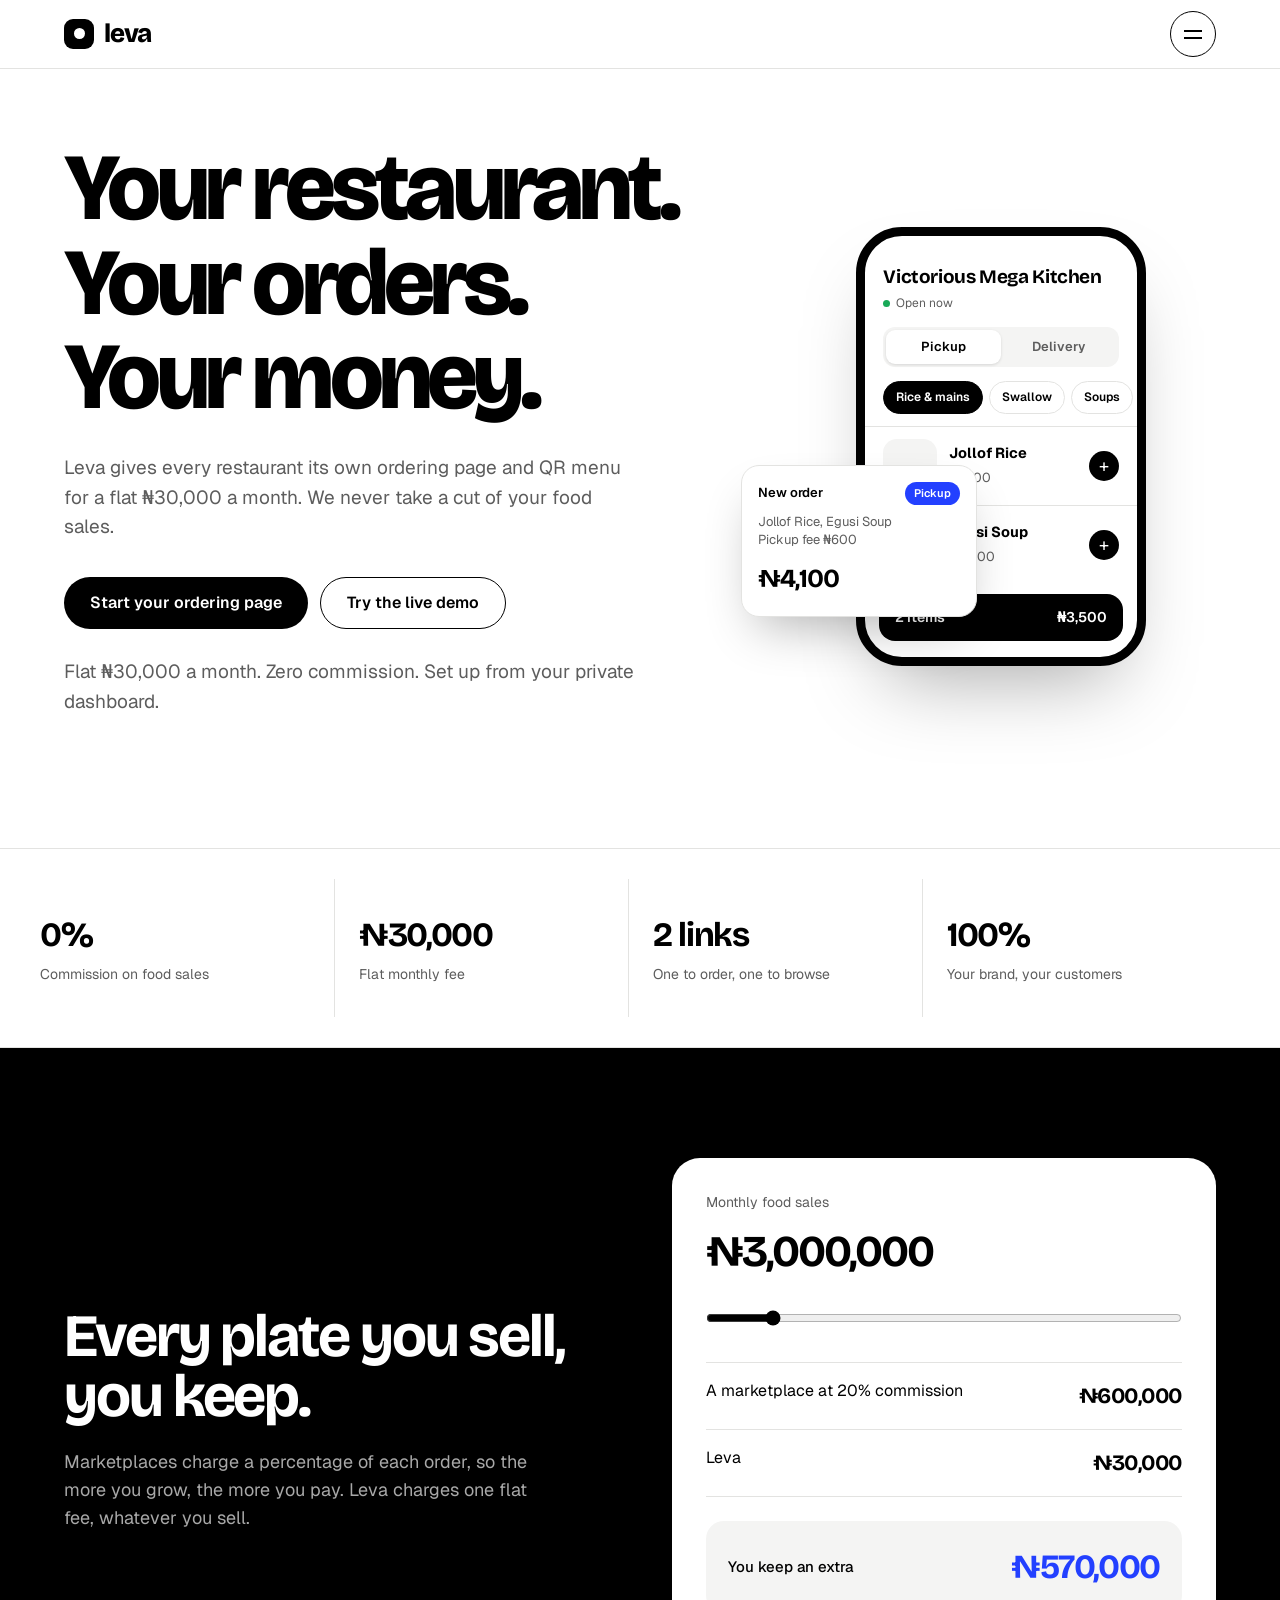
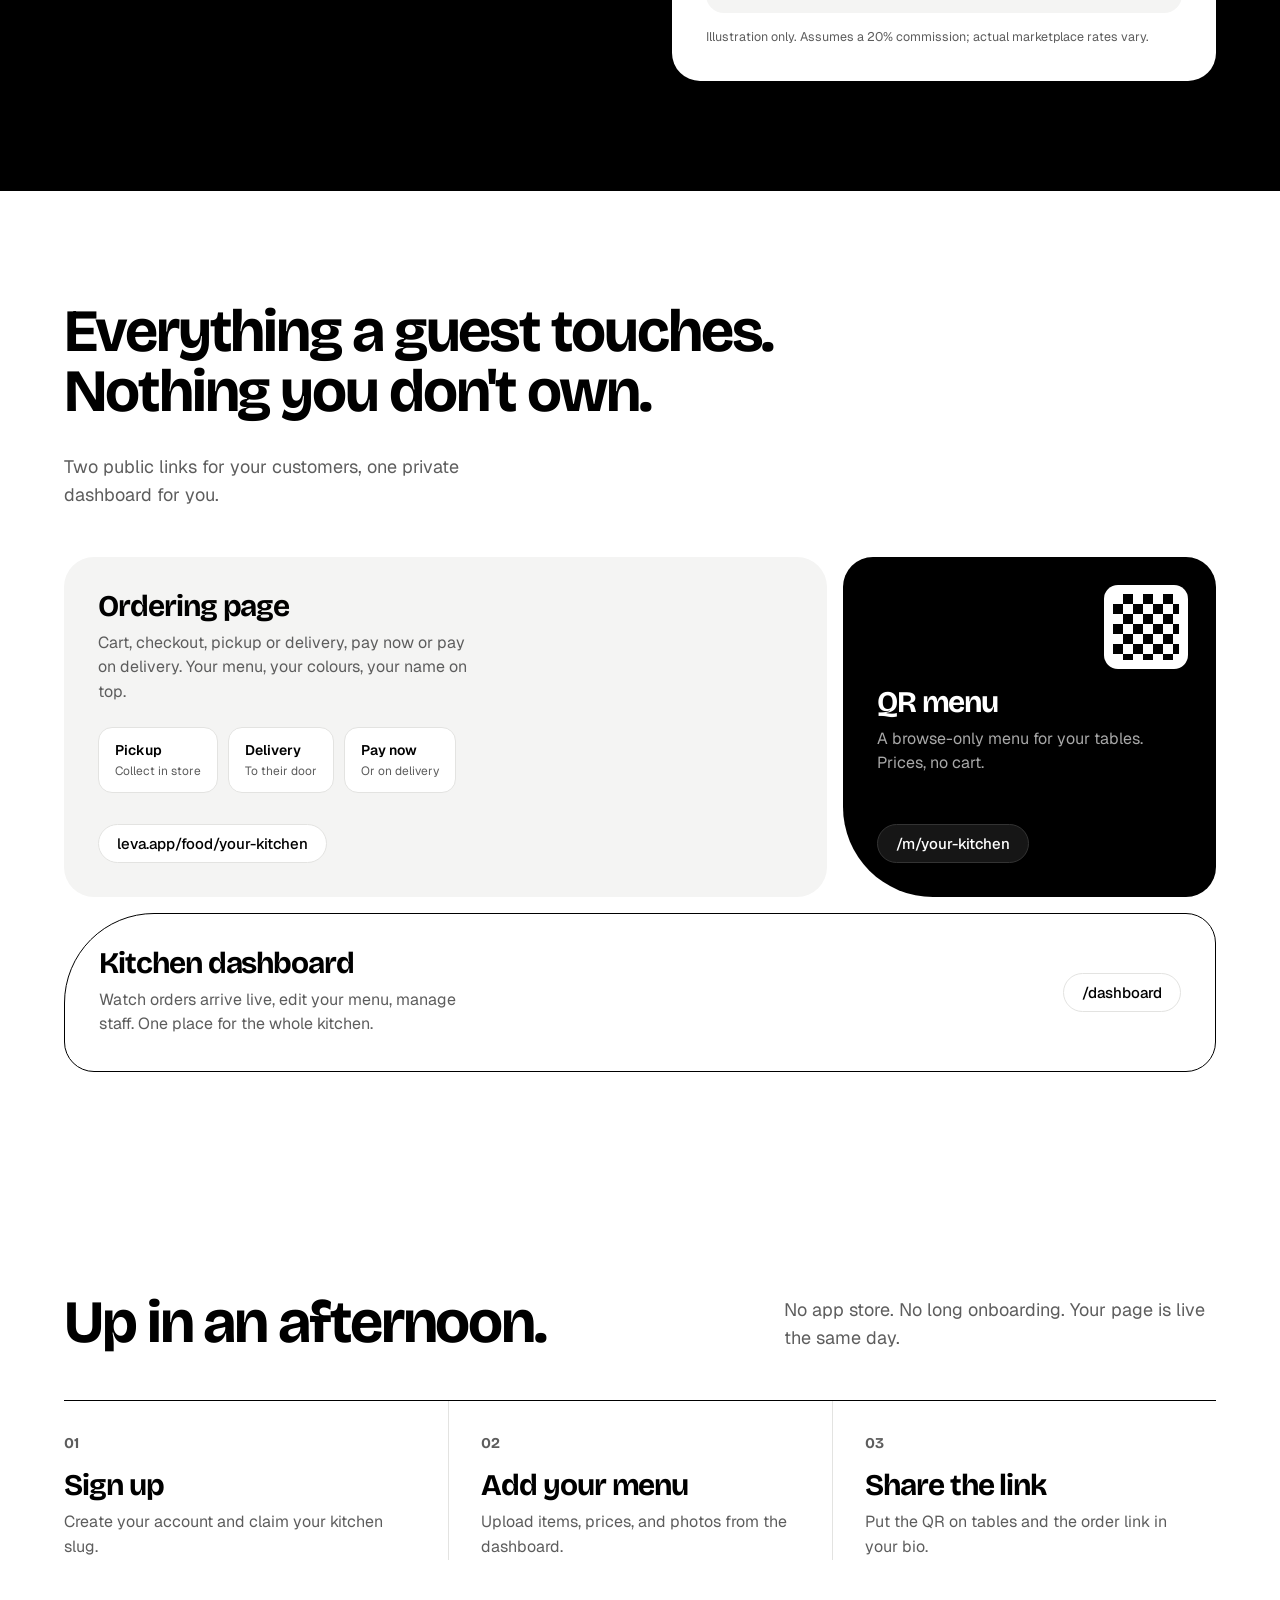
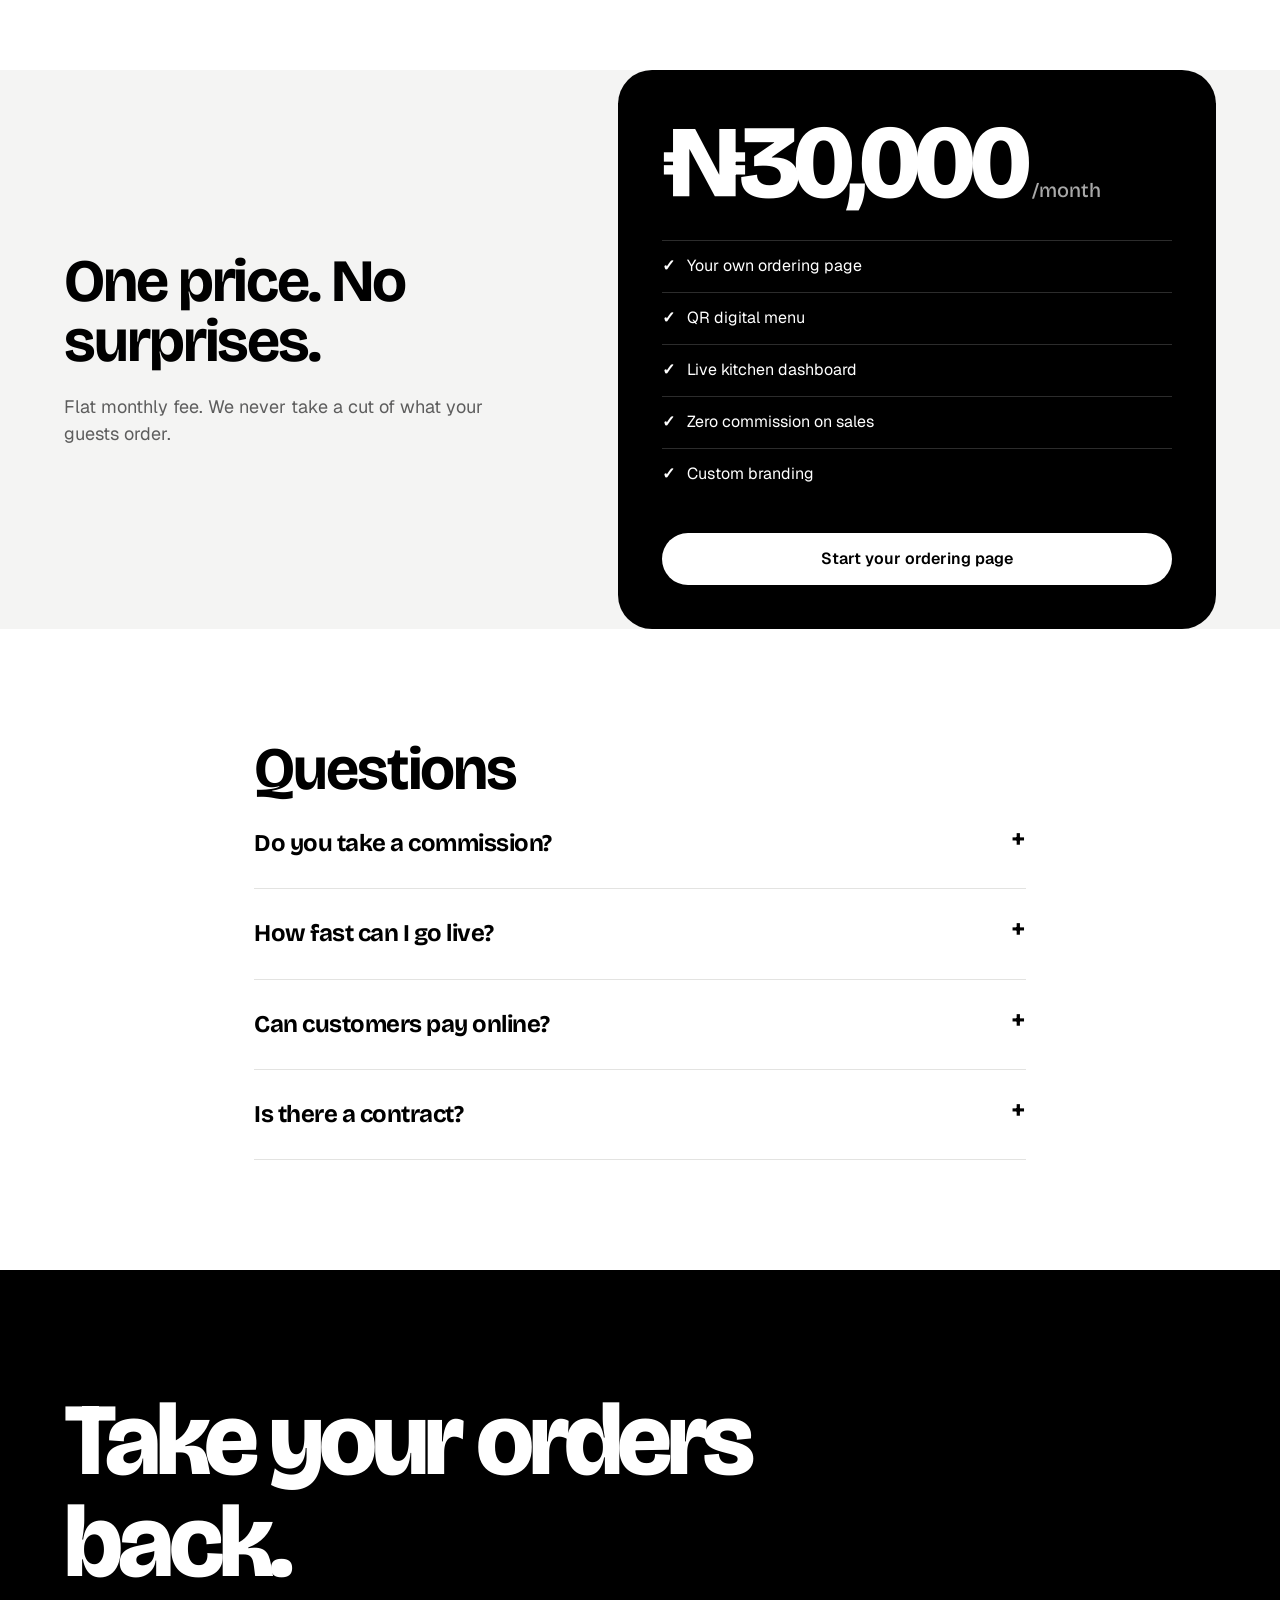
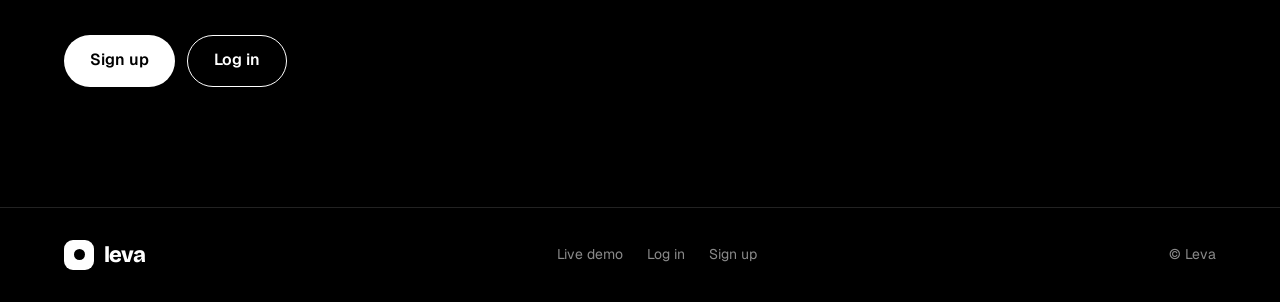
<file: index.html>
<!DOCTYPE html>
<html lang="en">
<head>
<meta charset="utf-8">
<meta name="viewport" content="width=device-width, initial-scale=1">
<title>Leva | Your restaurant's own ordering page. No commission.</title>
<meta name="description" content="Give your restaurant its own ordering page and QR menu for a flat ₦30,000 a month. Zero commission on food sales.">
<meta name="theme-color" content="#ffffff">
<link rel="preconnect" href="https://fonts.googleapis.com">
<link rel="preconnect" href="https://fonts.gstatic.com" crossorigin>
<link href="https://fonts.googleapis.com/css2?family=Bricolage+Grotesque:opsz,wght@12..96,500;12..96,700;12..96,800&family=Geist:wght@400;500;600&display=swap" rel="stylesheet">
<style>
:root{--bg:#fff;--soft:#f4f4f3;--ink:#000;--mute:#5d5d5d;--line:#e3e3e1;--pop:#2340ff;
--d:'Bricolage Grotesque','Helvetica Neue',Arial,sans-serif;--b:'Geist','Helvetica Neue',Arial,sans-serif}
*{box-sizing:border-box;margin:0}
html{scroll-behavior:smooth}
body{font-family:var(--b);background:var(--bg);color:var(--ink);line-height:1.55;-webkit-font-smoothing:antialiased}
a{color:inherit;text-decoration:none}
:focus-visible{outline:2px solid var(--pop);outline-offset:3px;border-radius:6px}
.wrap{max-width:1200px;margin:0 auto;padding:0 24px}
h1,h2,h3{font-family:var(--d);letter-spacing:-.035em;line-height:1}
h2{font-size:clamp(34px,5vw,60px);font-weight:700}
.btn{display:inline-flex;align-items:center;justify-content:center;height:52px;padding:0 26px;border-radius:999px;font-weight:600;font-size:16px;transition:transform .15s,background .15s}
.btn:active{transform:scale(.97)}
.btn-k{background:var(--ink);color:#fff}.btn-k:hover{background:#2a2a2a}
.btn-o{border:1.5px solid var(--ink)}.btn-o:hover{background:var(--soft)}
.btn-w{background:#fff;color:var(--ink)}.btn-w:hover{background:#e8e8e8}

/* nav */
nav{position:sticky;top:0;z-index:20;background:rgba(255,255,255,.88);backdrop-filter:blur(14px);border-bottom:1px solid var(--line)}
nav .wrap{display:flex;align-items:center;height:68px;gap:36px}
.logo{display:flex;align-items:center;gap:10px;font-family:var(--d);font-weight:800;font-size:26px;letter-spacing:-.04em}
.logo i{width:30px;height:30px;border-radius:9px;background:var(--ink);display:grid;place-items:center}
.logo i::after{content:"";width:11px;height:11px;border-radius:50%;background:#fff}
.links{display:flex;gap:28px;font-size:15px;font-weight:500;color:var(--mute)}
.links a:hover{color:var(--ink)}
.nav-r{margin-left:auto;display:flex;align-items:center;gap:18px;font-size:15px;font-weight:500}
.nav-r .btn{height:42px;padding:0 20px;font-size:15px}

.burger{width:46px;height:46px;border-radius:50%;border:1.5px solid var(--ink);background:#fff;display:grid;place-content:center;gap:5px;cursor:pointer}
.burger i{display:block;width:18px;height:2px;background:var(--ink);transition:transform .25s}
.burger[aria-expanded=true] i:first-child{transform:translateY(3.5px) rotate(45deg)}
.burger[aria-expanded=true] i:last-child{transform:translateY(-3.5px) rotate(-45deg)}
.menu{position:fixed;inset:68px 0 0;z-index:19;background:#fff;opacity:0;visibility:hidden;transform:translateY(-8px);transition:.25s;overflow:auto}
.menu.open{opacity:1;visibility:visible;transform:none}
.menu .wrap{display:flex;flex-direction:column;min-height:100%;padding-top:20px;padding-bottom:40px}
.menu a.big{font-family:var(--d);font-size:clamp(38px,8vw,68px);font-weight:700;letter-spacing:-.04em;line-height:1.1;padding:14px 0;border-bottom:1px solid var(--line)}
.menu .cta{margin-top:auto;padding-top:32px}
.bio{display:grid;grid-template-columns:1fr 1.1fr;gap:64px;align-items:center}
.bio .lead{margin:22px 0 28px;color:var(--mute);font-size:18px;max-width:27em}
.where{list-style:none;padding:0;display:grid;grid-template-columns:1fr 1fr;gap:10px;max-width:420px}
.where li{border:1px solid var(--line);border-radius:14px;padding:14px 16px;font-weight:600;font-size:15px}
.bio-v{display:flex;gap:20px;justify-content:center;align-items:flex-start}
.soc{flex:1;max-width:270px;background:var(--soft);border-radius:30px;padding:22px;font-size:13px}
.soc+.soc{margin-top:48px}
.soc .hd{display:flex;align-items:center;gap:14px}
.av{width:56px;height:56px;border-radius:50%;background:#000;color:#fff;display:grid;place-items:center;font:700 18px var(--d);flex:none}
.soc b{font-size:14px;display:block}.soc small{color:var(--mute);font-size:12px}
.soc .nums{display:flex;justify-content:space-between;margin:16px 0;text-align:center}.soc .nums b{font:700 16px var(--d)}
.soc p{margin:12px 0;line-height:1.45}
.lk{display:block;background:#fff;border-radius:12px;padding:10px 12px;font-weight:600;color:var(--pop);box-shadow:0 0 0 2px var(--pop);animation:ring 2.4s ease-in-out infinite;overflow:hidden;text-overflow:ellipsis;white-space:nowrap}
@keyframes ring{50%{box-shadow:0 0 0 6px rgba(35,64,255,.18)}}
.btns{display:flex;gap:8px;margin-top:12px}.btns span{flex:1;text-align:center;padding:8px;border-radius:10px;background:#fff;font-weight:600}
.line{background:#fff;border-radius:12px;padding:10px 12px;margin-top:8px}.line small{display:block}
.rail{overflow:hidden;-webkit-mask:linear-gradient(90deg,transparent,#000 8%,#000 92%,transparent);mask:linear-gradient(90deg,transparent,#000 8%,#000 92%,transparent)}
.track{display:flex;width:max-content;padding:20px 0 50px;animation:slide 48s linear infinite}
.rail:hover .track{animation-play-state:paused}
@keyframes slide{to{transform:translateX(-50%)}}
.rail .phone{width:250px;flex:none;margin-right:28px}
.rail .chips .on,.rail .add,.rail .bar{background:var(--a);border-color:var(--a)}
@media(max-width:900px){.bio{grid-template-columns:1fr;gap:40px}.bio-v{flex-direction:column;align-items:stretch}.soc{max-width:none}.soc+.soc{margin-top:0}}
@media(prefers-reduced-motion:reduce){.rail{overflow-x:auto}}
/* hero */
.hero{padding:72px 0 96px;overflow:hidden}
.hero .wrap{display:grid;grid-template-columns:1.15fr .85fr;gap:48px;align-items:center}
.hero h1{font-size:clamp(46px,7.4vw,100px);font-weight:800;letter-spacing:-.05em}
.hero h1 span{display:block}
.hero p{margin:28px 0 36px;max-width:30em;font-size:19px;color:var(--mute)}
.cta{display:flex;gap:12px;flex-wrap:wrap}
.fine{margin-top:22px;font-size:14px;color:var(--mute)}
.stage{position:relative;display:flex;justify-content:center;padding:20px 0 20px 40px}
.phone{width:290px;border:9px solid var(--ink);border-radius:46px;background:#fff;overflow:hidden;box-shadow:0 40px 80px -30px rgba(0,0,0,.35)}
.ph-top{padding:26px 18px 14px}
.ph-top b{font-family:var(--d);font-size:19px;letter-spacing:-.02em;display:block}
.open{font-size:12px;color:var(--mute);display:flex;align-items:center;gap:6px;margin-top:3px}
.open::before{content:"";width:7px;height:7px;border-radius:50%;background:#18a957}
.seg{display:flex;background:var(--soft);border-radius:12px;padding:3px;margin:14px 0 0;font-size:13px;font-weight:600}
.seg span{flex:1;text-align:center;padding:7px;border-radius:9px;color:var(--mute)}
.seg .on{background:#fff;color:var(--ink);box-shadow:0 1px 3px rgba(0,0,0,.12)}
.chips{display:flex;gap:6px;padding:0 18px 12px;font-size:12px;font-weight:600}
.chips span{padding:6px 12px;border-radius:99px;border:1px solid var(--line);white-space:nowrap}
.chips .on{background:var(--ink);color:#fff;border-color:var(--ink)}
.item{display:flex;align-items:center;gap:12px;padding:12px 18px;border-top:1px solid var(--line)}
.item .pic{width:54px;height:54px;border-radius:14px;background:var(--soft);flex:none}
.item b{display:block;font-size:14.5px}.item small{font-size:13px;color:var(--mute)}
.item .add{margin-left:auto;width:30px;height:30px;border-radius:50%;background:var(--ink);color:#fff;display:grid;place-items:center;font-size:18px}
.bar{margin:10px 14px 16px;padding:13px 16px;border-radius:16px;background:var(--ink);color:#fff;display:flex;justify-content:space-between;font-size:14px;font-weight:600}
.ticket{position:absolute;left:-6px;bottom:70px;width:236px;background:#fff;border:1px solid var(--line);border-radius:18px;padding:16px;box-shadow:0 24px 50px -16px rgba(0,0,0,.3);animation:tk .7s 1.1s cubic-bezier(.2,.9,.3,1.2) both}
@keyframes tk{from{opacity:0;transform:translateY(26px) scale(.94)}to{opacity:1;transform:none}}
.ticket .t1{display:flex;justify-content:space-between;align-items:center;font-size:13px;font-weight:600}
.ticket .t1 em{font-style:normal;background:var(--pop);color:#fff;font-size:11px;padding:3px 9px;border-radius:99px}
.ticket p{margin:8px 0 10px;font-size:13px;color:var(--mute);line-height:1.4}
.ticket strong{font-family:var(--d);font-size:26px;letter-spacing:-.03em}

/* proof strip */
.strip{border-block:1px solid var(--line)}
.strip .wrap{display:grid;grid-template-columns:repeat(4,1fr)}
.strip div{padding:30px 24px 30px 0}
.strip div+div{padding-left:24px;border-left:1px solid var(--line)}
.strip b{display:block;font-family:var(--d);font-size:34px;letter-spacing:-.04em}
.strip span{font-size:14px;color:var(--mute)}

/* calculator */
.calc{background:var(--ink);color:#fff;padding:110px 0;margin-top:0}
.calc .wrap{display:grid;grid-template-columns:1fr 1fr;gap:64px;align-items:center}
.calc h2{max-width:11em}
.calc .lead{margin-top:22px;color:#a8a8a8;font-size:18px;max-width:27em}
.panel{background:#fff;color:var(--ink);border-radius:28px;padding:34px}
.panel label{font-size:14px;color:var(--mute);display:block}
.sales{font-family:var(--d);font-size:44px;font-weight:700;letter-spacing:-.04em;margin:4px 0 18px}
input[type=range]{width:100%;accent-color:var(--ink);height:28px;cursor:pointer}
.rows{margin-top:22px;border-top:1px solid var(--line)}
.rows div{display:flex;justify-content:space-between;padding:16px 0;border-bottom:1px solid var(--line);font-size:16px}
.rows b{font-family:var(--d);font-size:22px;letter-spacing:-.02em}
.keep{margin-top:24px;padding:20px 22px;border-radius:18px;background:var(--soft);display:flex;justify-content:space-between;align-items:center;gap:12px}
.keep span{font-size:15px;font-weight:500}
.keep b{font-family:var(--d);font-size:34px;letter-spacing:-.04em;color:var(--pop)}
.note{margin-top:14px;font-size:12.5px;color:var(--mute)}

/* product */
.sec{padding:110px 0}
.sec-h{display:flex;justify-content:space-between;align-items:end;gap:32px;margin-bottom:48px;flex-wrap:wrap}
.sec-h p{max-width:24em;color:var(--mute);font-size:18px}
.bento{display:grid;grid-template-columns:repeat(6,1fr);gap:16px}
.card{border-radius:30px;background:var(--soft);padding:34px;overflow:hidden;position:relative;min-height:340px;display:flex;flex-direction:column}
.card h3{font-size:30px;font-weight:700;margin-bottom:10px}
.card p{color:var(--mute);max-width:24em}
.c1{grid-column:span 4}.c2{grid-column:span 2;background:var(--ink);color:#fff;border-radius:30px 30px 30px 90px}.c2 p{color:#a8a8a8}
.c3{grid-column:span 6;min-height:0;flex-direction:row;align-items:center;gap:40px;border:1.5px solid var(--ink);background:#fff;border-radius:90px 30px 30px 30px}
.url{margin-top:auto;padding-top:26px}
.url code{display:inline-block;font:500 15px/1 var(--b);background:#fff;border:1px solid var(--line);border-radius:99px;padding:11px 18px}
.c2 .url code{background:#161616;border-color:#333}
.c3 .url{margin:0;padding:0;margin-left:auto}
.qr{position:absolute;right:28px;top:28px;width:84px;height:84px;border-radius:14px;background:#fff;padding:9px}
.qr i{display:block;width:100%;height:100%;background:conic-gradient(#000 25%,#fff 0 50%,#000 0 75%,#fff 0) 0 0/20px 20px}
.mini{display:flex;gap:10px;margin-top:22px;flex-wrap:wrap}
.mini span{background:#fff;border-radius:14px;padding:12px 16px;font-size:14px;font-weight:600;border:1px solid var(--line)}
.mini small{display:block;color:var(--mute);font-weight:400;font-size:12px}

/* steps */
.steps{display:grid;grid-template-columns:repeat(3,1fr);gap:0;border-top:1.5px solid var(--ink)}
.step{padding:30px 32px 0 0}
.step+.step{padding-left:32px;border-left:1px solid var(--line)}
.step b{font-family:var(--d);font-size:15px;color:var(--mute)}
.step h3{font-size:30px;margin:14px 0 10px}
.step p{color:var(--mute);max-width:20em}

/* pricing */
.price{background:var(--soft)}
.price .wrap{display:grid;grid-template-columns:.9fr 1.1fr;gap:64px;align-items:center}
.plan{background:var(--ink);color:#fff;border-radius:34px;padding:44px}
.plan .amt{font-family:var(--d);font-size:clamp(64px,9vw,104px);font-weight:800;letter-spacing:-.06em;line-height:.95}
.plan .amt small{font-size:20px;letter-spacing:0;font-weight:500;color:#a8a8a8;margin-left:6px}
.plan ul{list-style:none;padding:0;margin:28px 0 34px}
.plan li{padding:13px 0;border-top:1px solid #2c2c2c;display:flex;gap:12px;font-size:16px}
.plan li::before{content:"✓";font-weight:700}
.plan .btn{width:100%}
.price h2{max-width:9em}
.price .lead{margin-top:22px;color:var(--mute);font-size:18px;max-width:26em}

/* faq */
.faq{max-width:820px}
details{border-bottom:1px solid var(--line)}
summary{list-style:none;cursor:pointer;display:flex;justify-content:space-between;gap:20px;padding:26px 0;font-family:var(--d);font-size:24px;font-weight:700;letter-spacing:-.02em}
summary::-webkit-details-marker{display:none}
summary::after{content:"+";font-size:28px;line-height:1;transition:transform .2s}
details[open] summary::after{transform:rotate(45deg)}
details p{padding:0 0 26px;color:var(--mute);max-width:36em}

/* final + footer */
.final{background:var(--ink);color:#fff;text-align:left;padding:120px 0}
.final h2{font-size:clamp(44px,8vw,112px);font-weight:800;letter-spacing:-.05em;max-width:9em}
.final .cta{margin-top:40px}
.final .btn-o{border-color:#fff}.final .btn-o:hover{background:#1c1c1c}
footer{border-top:1px solid #222;background:var(--ink);color:#8a8a8a;font-size:14px}
footer .wrap{display:flex;justify-content:space-between;align-items:center;padding-block:30px;gap:20px;flex-wrap:wrap}
footer .logo{color:#fff;font-size:22px}footer .logo i{background:#fff}footer .logo i::after{background:#000}
footer nav{all:unset}
.fl{display:flex;gap:24px}.fl a:hover{color:#fff}

@media(max-width:900px){
.links{display:none}
.hero{padding:44px 0 64px}
.hero .wrap,.calc .wrap,.price .wrap{grid-template-columns:1fr;gap:48px}
.stage{padding-left:0}.ticket{left:0}
.strip .wrap{grid-template-columns:1fr 1fr}
.strip div:nth-child(3){padding-left:0;border-left:0}
.strip div:nth-child(n+3){border-top:1px solid var(--line)}
.calc,.sec{padding:76px 0}
.c1,.c2,.c3{grid-column:span 6}
.c3{flex-direction:column;align-items:flex-start;gap:20px;border-radius:60px 30px 30px 30px}
.c3 .url{margin:0}
.steps{grid-template-columns:1fr}
.step,.step+.step{padding:26px 0;border-left:0;border-bottom:1px solid var(--line)}
}
@media(max-width:480px){.nav-r a:not(.btn){display:none}.panel{padding:24px}.sales{font-size:36px}.plan{padding:32px}}
@media(prefers-reduced-motion:reduce){*{animation:none!important;transition:none!important}html{scroll-behavior:auto}}
</style>
</head>
<body>

<nav>
<div class="wrap">
<a class="logo" href="/" aria-label="Leva home"><i></i>leva</a>
<div class="nav-r"><button class="burger" type="button" aria-label="Menu" aria-expanded="false" aria-controls="menu"><i></i><i></i></button></div>
</div>
</nav>
<div class="menu" id="menu"><div class="wrap">
<a class="big" href="#product">Product</a><a class="big" href="#how">How it works</a><a class="big" href="#pricing">Pricing</a><a class="big" href="/food/vmk">Live demo</a>
<div class="cta"><a class="btn btn-k" href="/signup">Sign up</a><a class="btn btn-o" href="/login">Log in</a></div>
</div></div>

<header class="hero">
<div class="wrap">
<div>
<h1><span>Your restaurant.</span><span>Your orders.</span><span>Your money.</span></h1>
<p>Leva gives every restaurant its own ordering page and QR menu for a flat ₦30,000 a month. We never take a cut of your food sales.</p>
<div class="cta"><a class="btn btn-k" href="/signup">Start your ordering page</a><a class="btn btn-o" href="/food/vmk">Try the live demo</a></div>
<p class="fine">Flat ₦30,000 a month. Zero commission. Set up from your private dashboard.</p>
</div>
<div class="stage" aria-hidden="true">
<div class="phone">
<div class="ph-top"><b>Victorious Mega Kitchen</b><div class="open">Open now</div>
<div class="seg"><span class="on">Pickup</span><span>Delivery</span></div></div>
<div class="chips"><span class="on">Rice & mains</span><span>Swallow</span><span>Soups</span></div>
<div class="item"><div class="pic"></div><div><b>Jollof Rice</b><small>₦1,500</small></div><div class="add">+</div></div>
<div class="item"><div class="pic"></div><div><b>Egusi Soup</b><small>₦2,000</small></div><div class="add">+</div></div>
<div class="bar"><span>2 items</span><span>₦3,500</span></div>
</div>
<div class="ticket"><div class="t1"><span>New order</span><em>Pickup</em></div>
<p>Jollof Rice, Egusi Soup<br>Pickup fee ₦600</p><strong>₦4,100</strong></div>
</div>
</div>
</header>

<section class="strip" aria-label="Leva at a glance">
<div class="wrap">
<div><b>0%</b><span>Commission on food sales</span></div>
<div><b>₦30,000</b><span>Flat monthly fee</span></div>
<div><b>2 links</b><span>One to order, one to browse</span></div>
<div><b>100%</b><span>Your brand, your customers</span></div>
</div>
</section>

<section class="calc" aria-labelledby="calc-h">
<div class="wrap">
<div>
<h2 id="calc-h">Every plate you sell, you keep.</h2>
<p class="lead">Marketplaces charge a percentage of each order, so the more you grow, the more you pay. Leva charges one flat fee, whatever you sell.</p>
</div>
<div class="panel">
<label for="s">Monthly food sales</label>
<div class="sales" id="sv">₦3,000,000</div>
<input id="s" type="range" min="500000" max="20000000" step="100000" value="3000000">
<div class="rows">
<div><span>A marketplace at 20% commission</span><b id="mk">₦600,000</b></div>
<div><span>Leva</span><b>₦30,000</b></div>
</div>
<div class="keep"><span>You keep an extra</span><b id="kp">₦570,000</b></div>
<p class="note">Illustration only. Assumes a 20% commission; actual marketplace rates vary.</p>
</div>
</div>
</section>

<section class="sec" id="product">
<div class="wrap">
<div class="sec-h"><h2>Everything a guest touches.<br>Nothing you don't own.</h2><p>Two public links for your customers, one private dashboard for you.</p></div>
<div class="bento">
<article class="card c1"><h3>Ordering page</h3><p>Cart, checkout, pickup or delivery, pay now or pay on delivery. Your menu, your colours, your name on top.</p>
<div class="mini"><span>Pickup<small>Collect in store</small></span><span>Delivery<small>To their door</small></span><span>Pay now<small>Or on delivery</small></span></div>
<div class="url"><code>leva.app/food/your-kitchen</code></div></article>
<article class="card c2"><div class="qr"><i></i></div><h3 style="margin-top:96px">QR menu</h3><p>A browse-only menu for your tables. Prices, no cart.</p>
<div class="url"><code>/m/your-kitchen</code></div></article>
<article class="card c3"><div><h3>Kitchen dashboard</h3><p>Watch orders arrive live, edit your menu, manage staff. One place for the whole kitchen.</p></div><div class="url"><code>/dashboard</code></div></article>
</div>
</div>
</section>

<section class="sec" id="how">
<div class="wrap">
<div class="sec-h"><h2>Up in an afternoon.</h2><p>No app store. No long onboarding. Your page is live the same day.</p></div>
<div class="steps">
<div class="step"><b>01</b><h3>Sign up</h3><p>Create your account and claim your kitchen slug.</p></div>
<div class="step"><b>02</b><h3>Add your menu</h3><p>Upload items, prices, and photos from the dashboard.</p></div>
<div class="step"><b>03</b><h3>Share the link</h3><p>Put the QR on tables and the order link in your bio.</p></div>
</div>
</div>
</section>

<section class="price" id="pricing">
<div class="wrap">
<div>
<h2>One price. No surprises.</h2>
<p class="lead">Flat monthly fee. We never take a cut of what your guests order.</p>
</div>
<div class="plan">
<div class="amt">₦30,000<small>/month</small></div>
<ul>
<li>Your own ordering page</li>
<li>QR digital menu</li>
<li>Live kitchen dashboard</li>
<li>Zero commission on sales</li>
<li>Custom branding</li>
</ul>
<a class="btn btn-w" href="/signup">Start your ordering page</a>
</div>
</div>
</section>

<section class="sec">
<div class="wrap faq">
<h2>Questions</h2>
<details><summary>Do you take a commission?</summary><p>No. Leva is a flat ₦30,000 a month. You keep 100% of every food sale.</p></details>
<details><summary>How fast can I go live?</summary><p>Most kitchens set up their menu and share the link the same day they sign up.</p></details>
<details><summary>Can customers pay online?</summary><p>Yes — Paystack is built in. Guests can also choose pay on delivery or pickup.</p></details>
<details><summary>Is there a contract?</summary><p>No long contracts. Cancel anytime from your dashboard.</p></details>
</div>
</section>

<section class="final">
<div class="wrap">
<h2>Take your orders back.</h2>
<div class="cta"><a class="btn btn-w" href="/signup">Sign up</a><a class="btn btn-o" href="/login">Log in</a></div>
</div>
</section>

<footer>
<div class="wrap">
<a class="logo" href="/" aria-label="Leva home"><i></i>leva</a>
<div class="fl"><a href="/food/vmk">Live demo</a><a href="/login">Log in</a><a href="/signup">Sign up</a></div>
<span>© Leva</span>
</div>
</footer>

<script>
(function(){
var s=document.getElementById('s'),f=function(n){return '₦'+Math.round(n).toLocaleString('en-NG')};
function u(){var v=+s.value,c=v*.2;
document.getElementById('sv').textContent=f(v);
document.getElementById('mk').textContent=f(c);
document.getElementById('kp').textContent=f(c-30000)}
s.addEventListener('input',u);u();
})();
(function(){
var bg=document.querySelector('.burger'),mn=document.getElementById('menu');
function tg(o){var v=o===undefined?!mn.classList.contains('open'):o;mn.classList.toggle('open',v);bg.setAttribute('aria-expanded',v);document.body.style.overflow=v?'hidden':''}
bg.addEventListener('click',function(){tg()});
mn.addEventListener('click',function(e){if(e.target.closest('a'))tg(false)});
document.addEventListener('keydown',function(e){if(e.key==='Escape')tg(false)});
var B=[['Mama Put Kitchen','#0f6b3e','Rice & mains',['Ofada Rice',2500],['Fried Plantain',800]],['Suya Spot','#b3261e','Grills',['Beef Suya',3000],['Chicken Suya',3500]],['Harbour Grill','#12347a','Seafood',['Peppered Fish',4500],['Grilled Prawns',6000]],['Zest & Spice','#c2410c','Small chops',['Puff Puff',1000],['Spring Rolls',1800]],['Bella Noir','#6d28d9','Pizza',['Margherita',5500],['Pepperoni',6500]],['Palm Bites','#0f766e','Breakfast',['Yam & Egg',2800],['Akara & Pap',1500]]];
var fm=function(n){return '₦'+n.toLocaleString('en-NG')};
var h=B.map(function(b){return '<div class="phone" style="--a:'+b[1]+'"><div class="ph-top"><b>'+b[0]+'</b><div class="open">Open now</div><div class="seg"><span class="on">Pickup</span><span>Delivery</span></div></div><div class="chips"><span class="on">'+b[2]+'</span><span>Popular</span><span>Drinks</span></div>'+[b[3],b[4]].map(function(i){return '<div class="item"><div class="pic" style="background:color-mix(in srgb,'+b[1]+' 16%,#fff)"></div><div><b>'+i[0]+'</b><small>'+fm(i[1])+'</small></div><div class="add">+</div></div>'}).join('')+'<div class="bar"><span>2 items</span><span>'+fm(b[3][1]+b[4][1])+'</span></div></div>'}).join('');
document.getElementById('trk').innerHTML=h+h;
})();
</script>
</body>
</html>
</file>
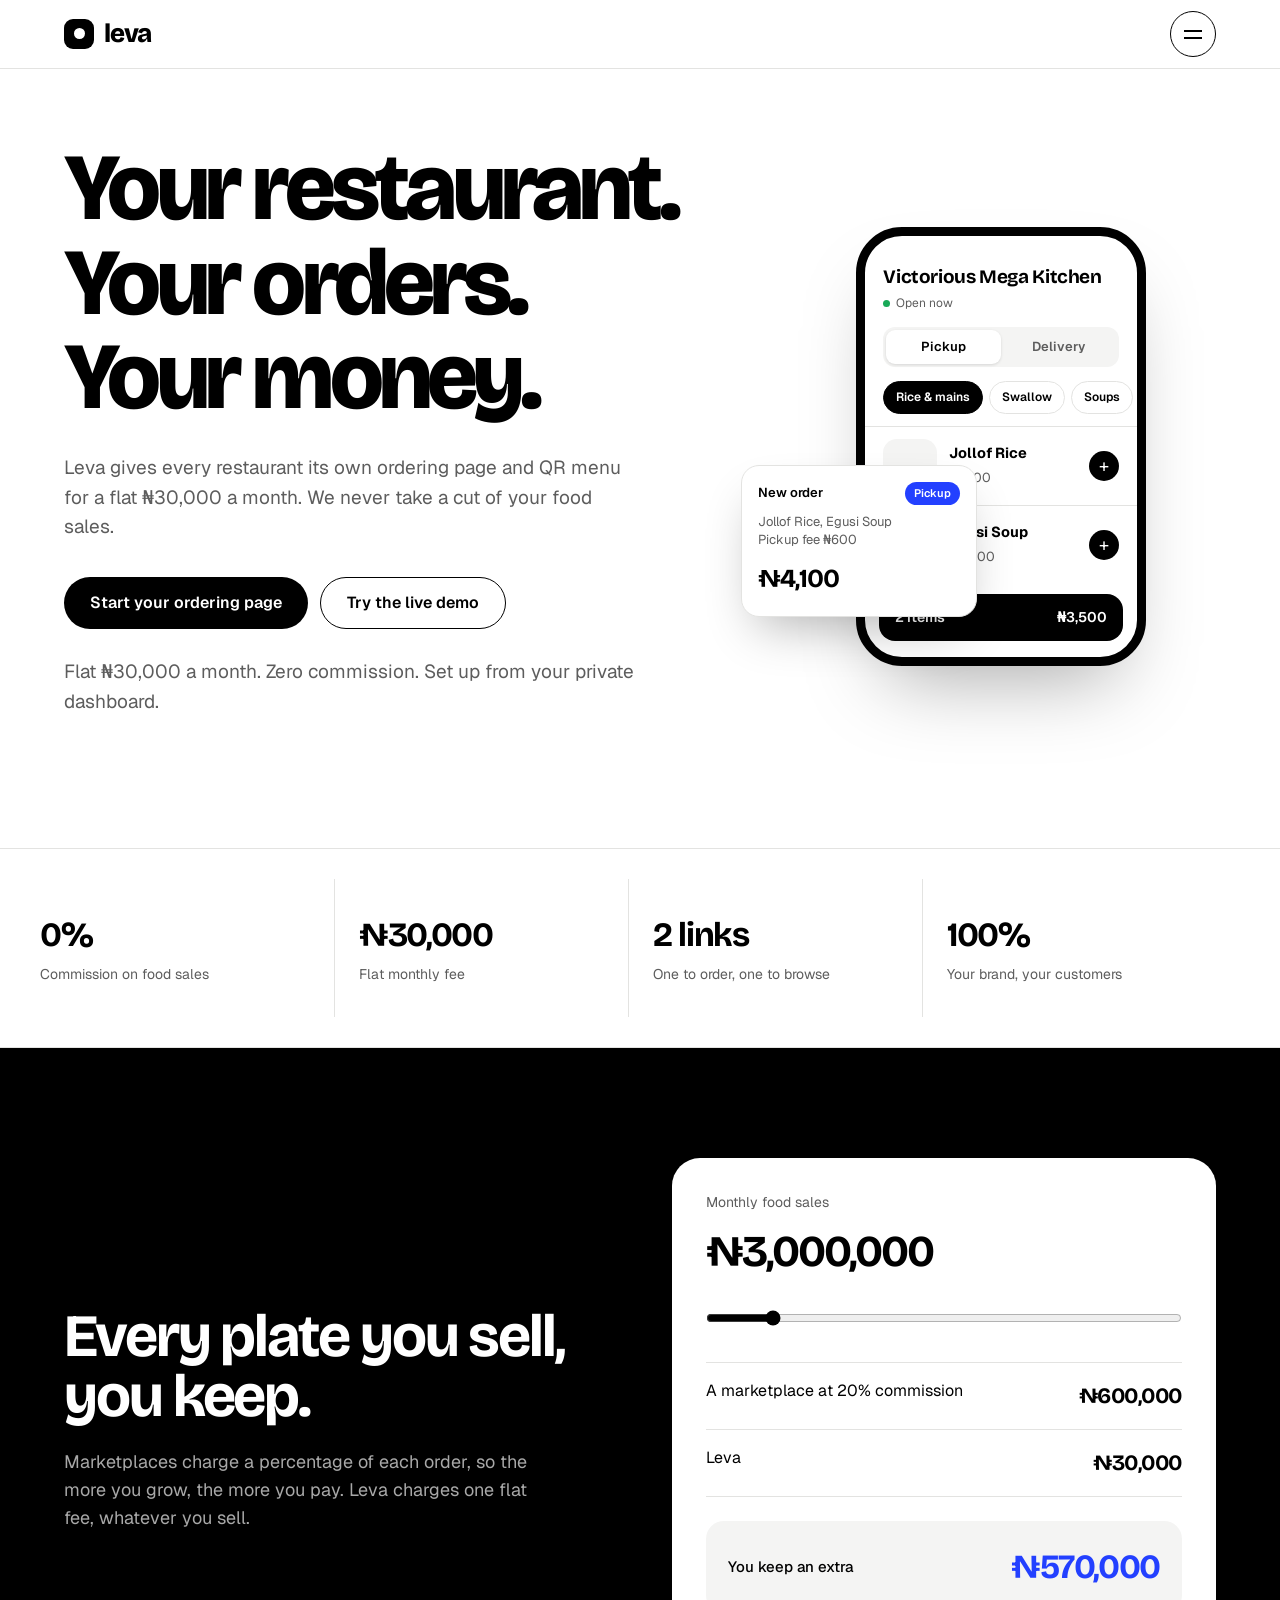
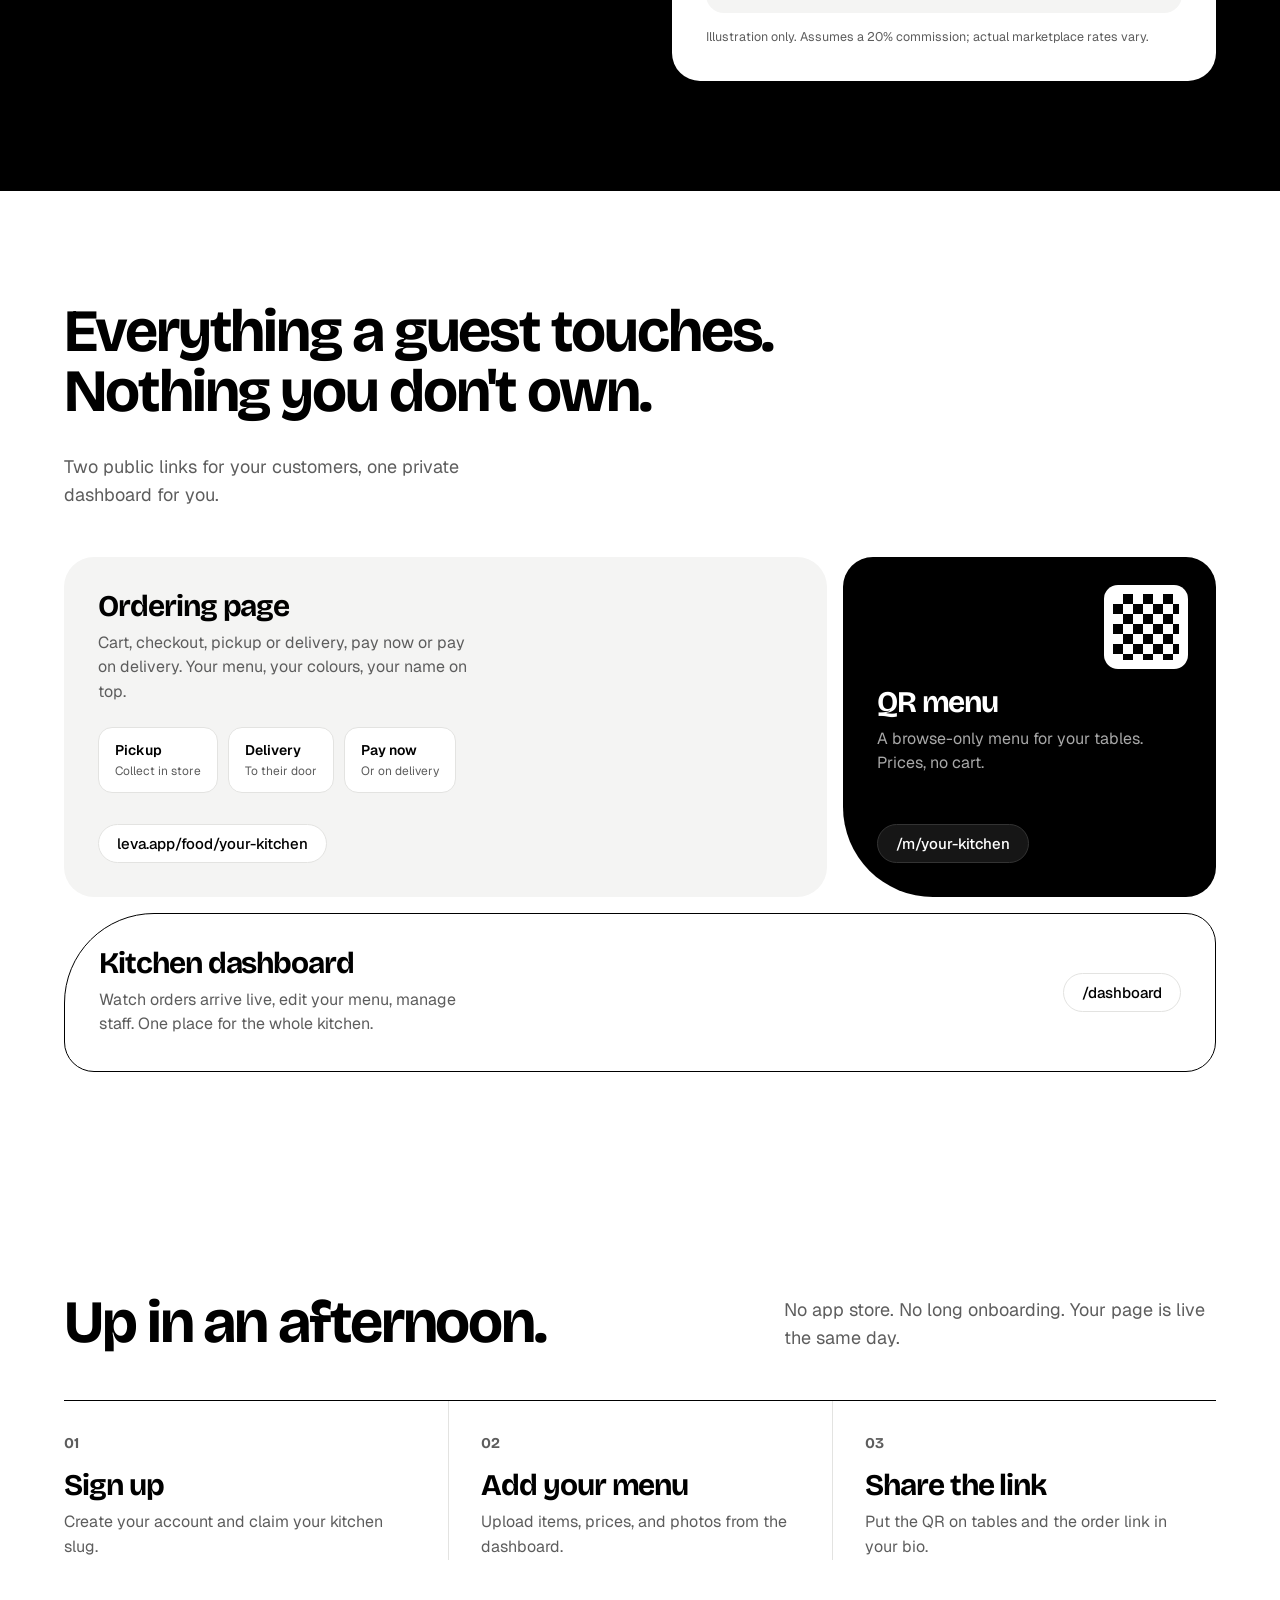
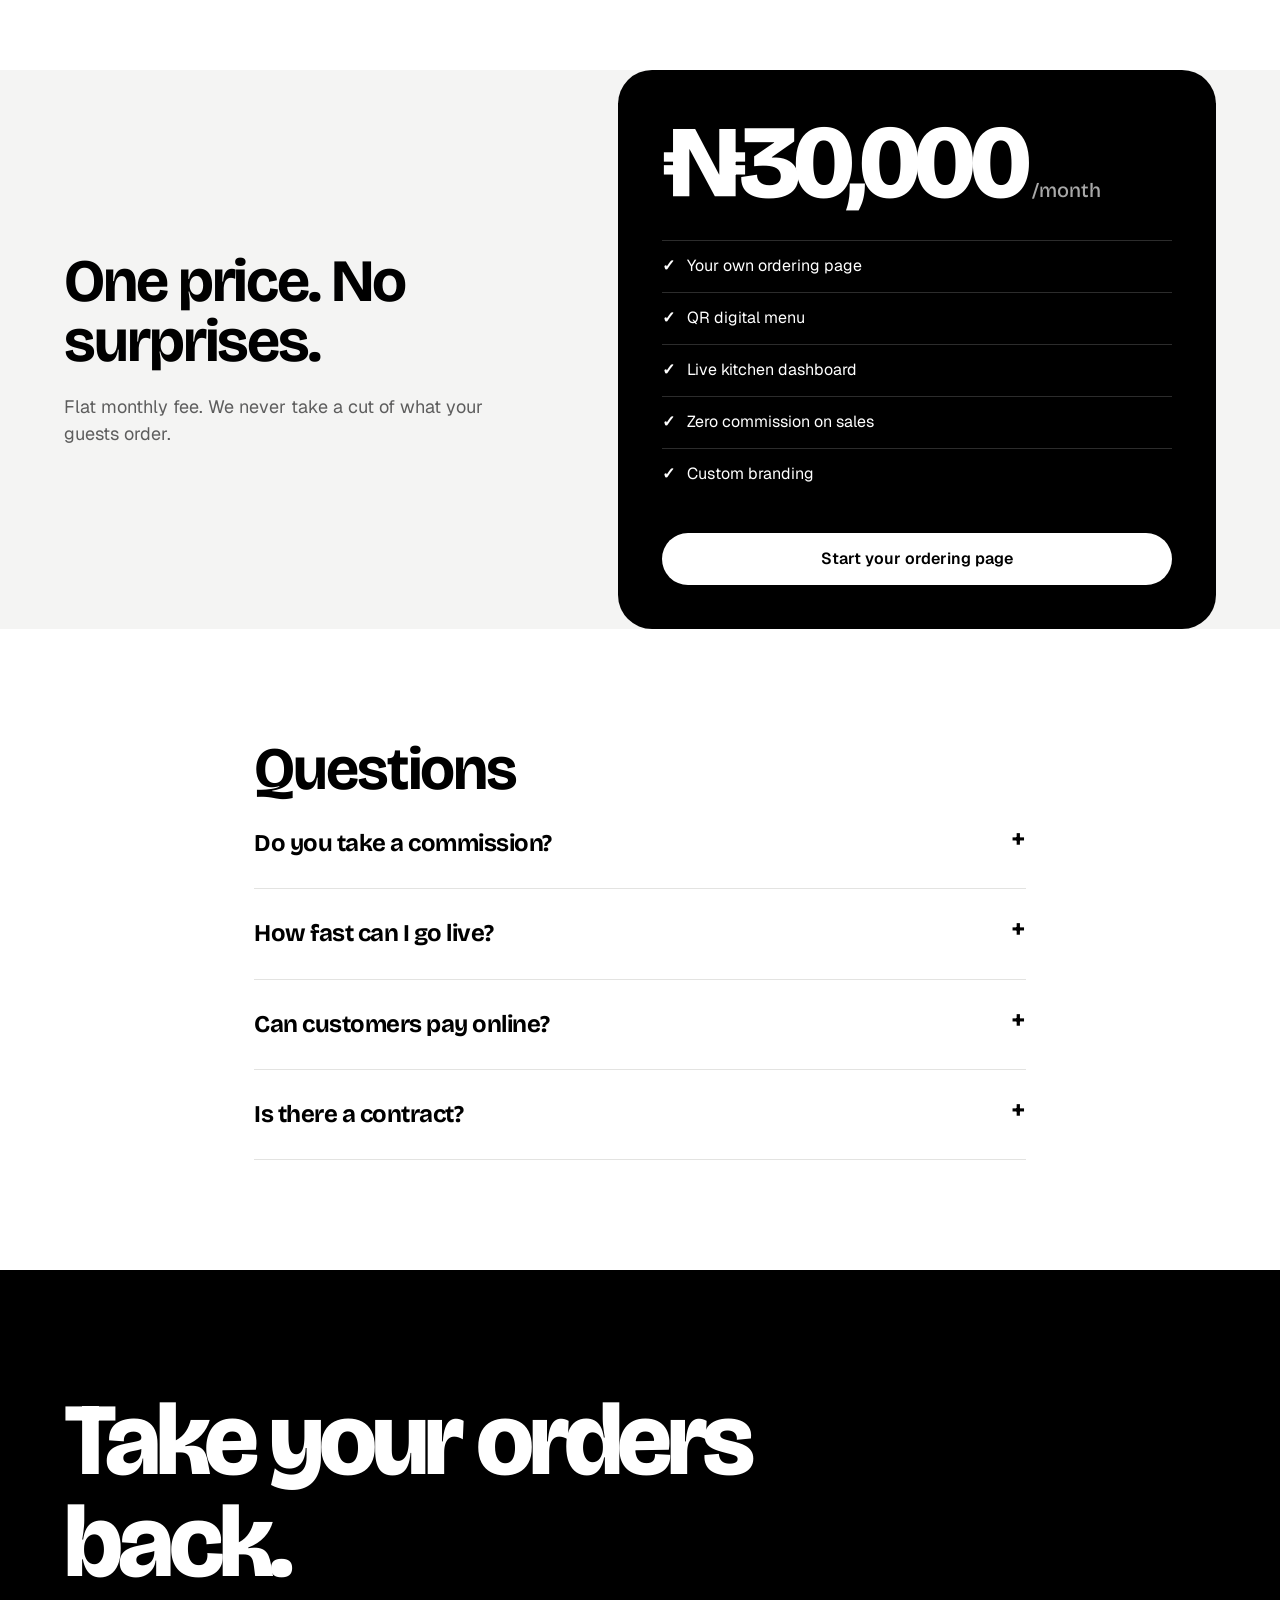
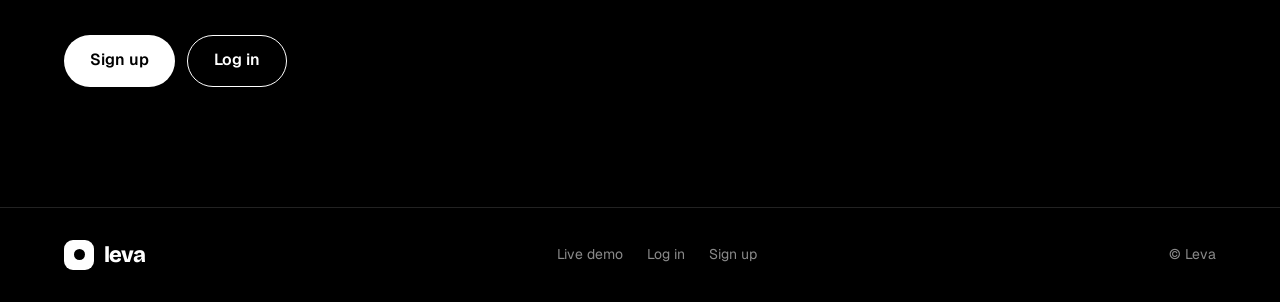
<file: home.html>
<!DOCTYPE html>
<html lang="en">
<head>
<meta charset="utf-8">
<meta http-equiv="refresh" content="0;url=/">
<title>Leva</title>
<script>location.replace('/');</script>
</head>
<body><p><a href="/">Leva</a></p></body>
</html>
</file>
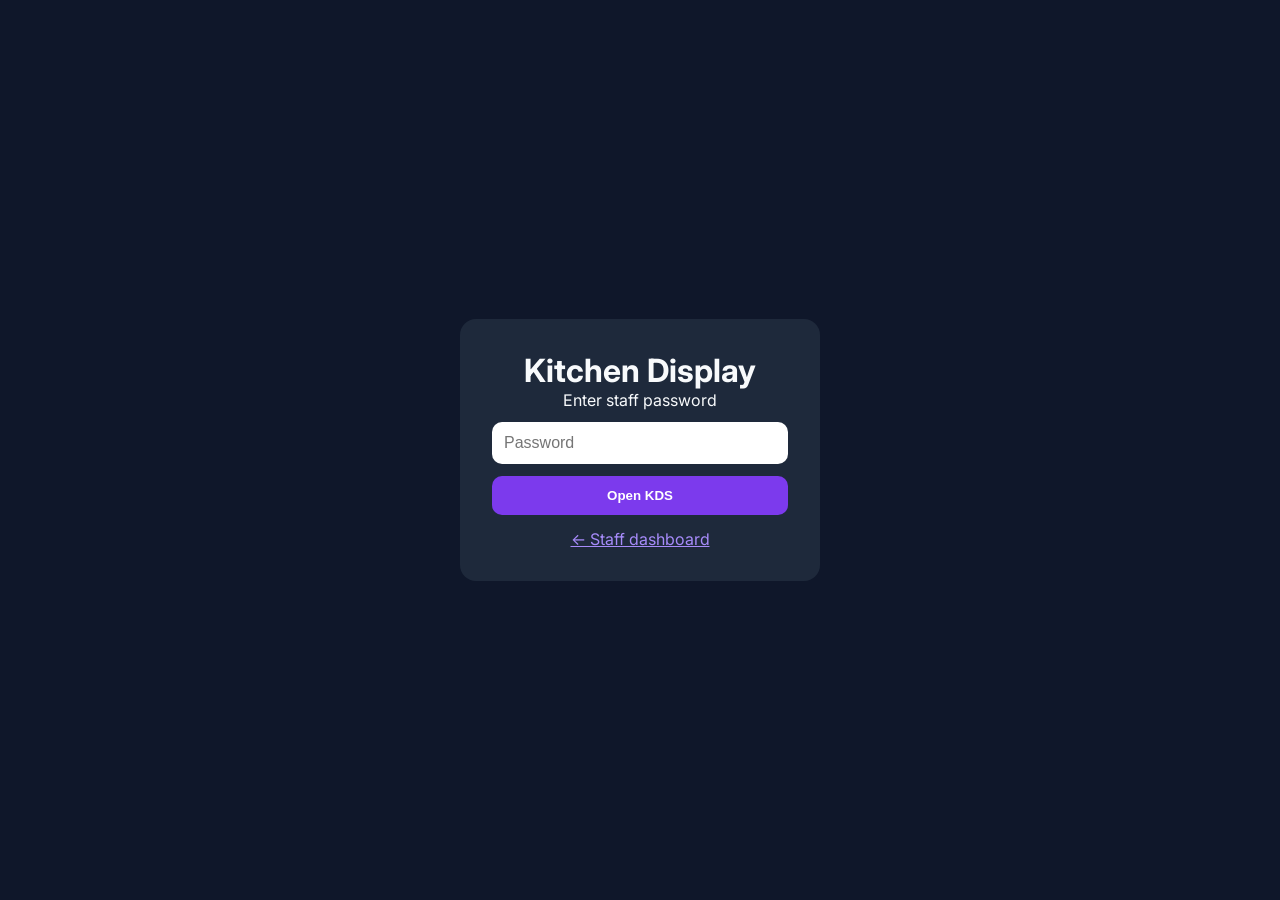
<file: kds.html>
<!DOCTYPE html>
<html lang="en">
<head>
  <meta charset="UTF-8" />
  <meta name="viewport" content="width=device-width, initial-scale=1.0" />
  <title>Kitchen Display | VMK</title>
  <link href="https://fonts.googleapis.com/css2?family=Inter:wght@500;600;700;800&display=swap" rel="stylesheet" />
  <link rel="stylesheet" href="css/kds.css" />
</head>
<body>
  <div class="kds-login" id="kdsLogin">
    <div class="card">
      <h1>Kitchen Display</h1>
      <p>Enter staff password</p>
      <input type="password" id="kdsPassword" placeholder="Password" />
      <button type="button" id="kdsLoginBtn">Open KDS</button>
      <p class="err" id="kdsErr" style="display:none">Incorrect password</p>
      <a href="staff.html">← Staff dashboard</a>
    </div>
  </div>

  <div class="kds" id="kdsApp" style="display:none">
    <header class="kds-header">
      <div class="left">
        <strong>VMK Kitchen</strong>
        <span id="kdsClock"></span>
      </div>
      <div class="right">
        <label><input type="checkbox" id="kdsSound" checked /> Sound</label>
        <a href="staff.html">Dashboard</a>
        <button type="button" id="kdsLogout">Logout</button>
      </div>
    </header>
    <div class="columns">
      <section class="col" data-status="Pending">
        <h2>Pending <span id="countPending">0</span></h2>
        <div class="cards" id="colPending"></div>
      </section>
      <section class="col" data-status="Preparing">
        <h2>Preparing <span id="countPreparing">0</span></h2>
        <div class="cards" id="colPreparing"></div>
      </section>
      <section class="col" data-status="Ready">
        <h2>Ready <span id="countReady">0</span></h2>
        <div class="cards" id="colReady"></div>
      </section>
    </div>
  </div>
  <script src="js/kds.js"></script>
</body>
</html>
</file>
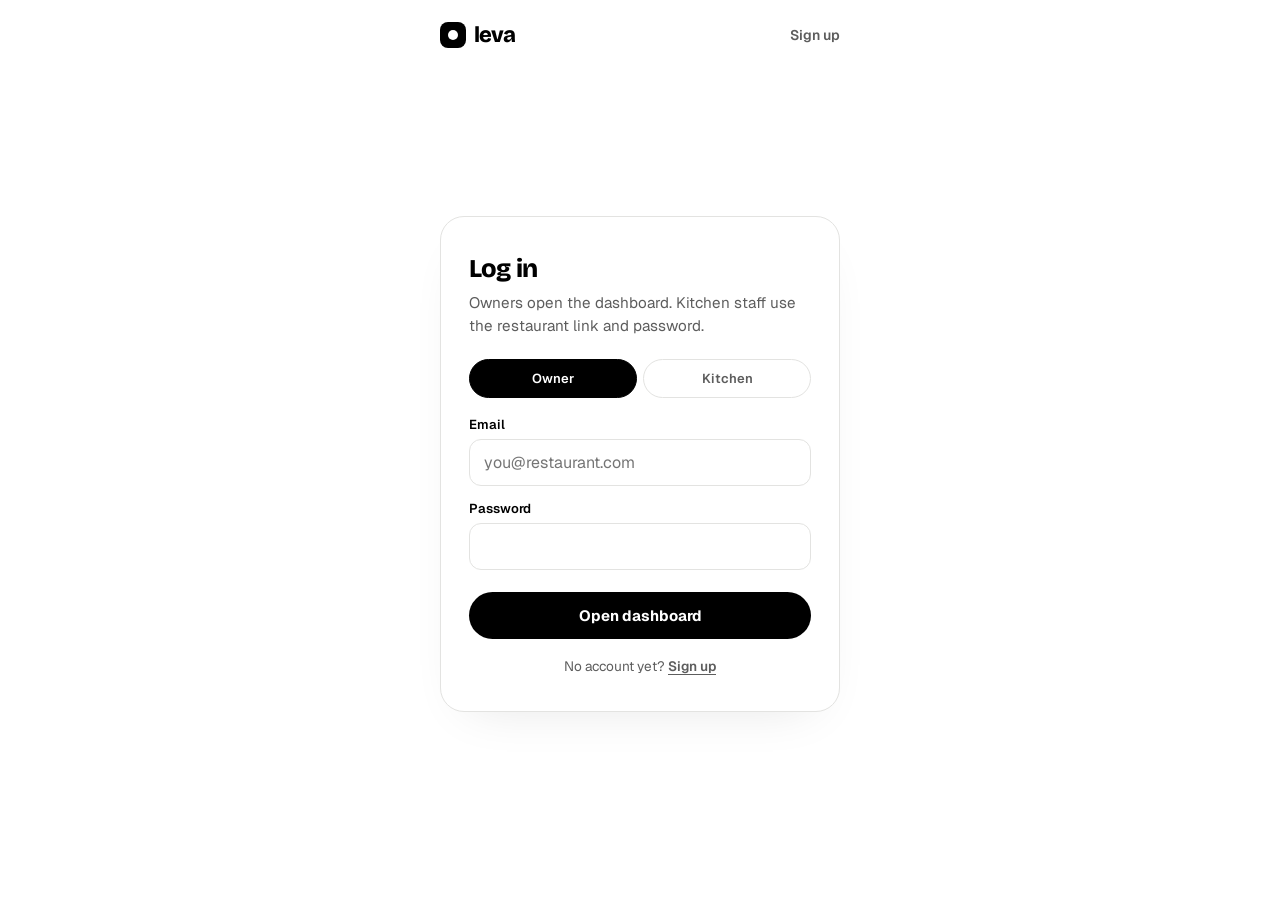
<file: login.html>
<!DOCTYPE html>
<html lang="en">
<head>
<meta charset="UTF-8" />
<meta name="viewport" content="width=device-width, initial-scale=1.0" />
<title>Log in · Leva</title>
<meta name="theme-color" content="#ffffff" />
<link href="https://fonts.googleapis.com/css2?family=Bricolage+Grotesque:opsz,wght@12..96,700;12..96,800&family=Geist:wght@400;500;600&display=swap" rel="stylesheet" />
<style>
:root{--bg:#fff;--soft:#f4f4f3;--ink:#000;--mute:#5d5d5d;--line:#e3e3e1;--d:'Bricolage Grotesque',sans-serif;--b:'Geist',system-ui,sans-serif}
*{box-sizing:border-box;margin:0}
body{font-family:var(--b);background:var(--bg);color:var(--ink);min-height:100vh;display:flex;flex-direction:column;-webkit-font-smoothing:antialiased}
a{color:inherit;text-decoration:none}
.top{max-width:440px;margin:0 auto;padding:22px 20px 0;width:100%;display:flex;justify-content:space-between;align-items:center}
.logo{display:flex;align-items:center;gap:8px;font-family:var(--d);font-weight:800;font-size:22px;letter-spacing:-.04em}
.logo i{width:26px;height:26px;border-radius:8px;background:var(--ink);display:grid;place-items:center}
.logo i::after{content:"";width:10px;height:10px;border-radius:50%;background:#fff}
.top a.muted{font-size:14px;font-weight:600;color:var(--mute)}
main{flex:1;display:flex;align-items:center;justify-content:center;padding:28px 16px 48px}
.card{width:100%;max-width:400px;background:#fff;border:1px solid var(--line);border-radius:24px;padding:36px 28px;box-shadow:0 20px 50px -28px rgba(0,0,0,.12)}
h1{font-family:var(--d);font-size:1.6rem;font-weight:800;letter-spacing:-.03em;margin-bottom:8px}
.lead{color:var(--mute);font-size:.95rem;margin-bottom:22px;line-height:1.5}
label{display:block;font-size:13px;font-weight:600;margin-bottom:6px}
.field{margin-bottom:14px}
input{width:100%;border:1px solid var(--line);border-radius:12px;padding:12px 14px;font-size:1rem;font-family:inherit;background:#fff}
input:focus{outline:2px solid rgba(0,0,0,.12);border-color:#111}
.tabs{display:flex;gap:6px;margin-bottom:18px}
.tabs button{flex:1;border:1px solid var(--line);background:#fff;border-radius:999px;padding:10px;font-weight:600;font-size:13px;cursor:pointer;font-family:inherit;color:var(--mute)}
.tabs button.on{background:var(--ink);color:#fff;border-color:var(--ink)}
.panel{display:none}.panel.on{display:block}
.btn{width:100%;margin-top:8px;background:var(--ink);color:#fff;border:none;border-radius:999px;padding:14px;font-weight:700;cursor:pointer;font-family:inherit;font-size:15px}
.btn:disabled{opacity:.6}
.error{color:#b91c1c;font-size:.88rem;margin-top:12px;text-align:center;display:none}
.hint{margin-top:18px;font-size:.85rem;color:var(--mute);text-align:center}
.hint a{font-weight:600;text-decoration:underline;text-underline-offset:3px}
.slug-row{display:flex;border:1px solid var(--line);border-radius:12px;overflow:hidden}
.slug-row span{padding:12px 10px;background:var(--soft);font-size:.8rem;color:var(--mute)}
.slug-row input{border:none;border-radius:0}
</style>
</head>
<body>
<div class="top">
<a class="logo" href="/"><i></i>leva</a>
<a class="muted" href="/signup">Sign up</a>
</div>
<main>
<div class="card">
<h1>Log in</h1>
<p class="lead">Owners open the dashboard. Kitchen staff use the restaurant link and password.</p>
<div class="tabs">
<button type="button" class="on" data-tab="owner">Owner</button>
<button type="button" data-tab="kitchen">Kitchen</button>
</div>
<form id="ownerForm" class="panel on">
<div class="field"><label for="email">Email</label><input id="email" type="email" required autocomplete="email" placeholder="you@restaurant.com" /></div>
<div class="field"><label for="password">Password</label><input id="password" type="password" required minlength="6" autocomplete="current-password" /></div>
<button type="submit" class="btn" id="ownerBtn">Open dashboard</button>
</form>
<form id="kitchenForm" class="panel">
<div class="field"><label for="slug">Restaurant link</label>
<div class="slug-row"><span>/food/</span><input id="slug" type="text" placeholder="your-kitchen" autocomplete="username" /></div></div>
<div class="field"><label for="kpass">Kitchen password</label><input id="kpass" type="password" minlength="6" autocomplete="current-password" /></div>
<button type="submit" class="btn" id="kitchenBtn">Open kitchen</button>
</form>
<p class="error" id="err"></p>
<p class="hint">No account yet? <a href="/signup">Sign up</a></p>
</div>
</main>
<script>
document.querySelectorAll(".tabs button").forEach(function(b){
b.onclick=function(){
document.querySelectorAll(".tabs button").forEach(function(x){x.classList.remove("on")});
b.classList.add("on");
document.getElementById("ownerForm").classList.toggle("on",b.dataset.tab==="owner");
document.getElementById("kitchenForm").classList.toggle("on",b.dataset.tab==="kitchen");
};
});
function showErr(m){var e=document.getElementById("err");e.textContent=m;e.style.display="block"}
document.getElementById("ownerForm").onsubmit=async function(e){
e.preventDefault();var btn=document.getElementById("ownerBtn");btn.disabled=true;
try{
var res=await fetch("/api/auth",{method:"POST",headers:{"Content-Type":"application/json"},body:JSON.stringify({email:document.getElementById("email").value.trim(),password:document.getElementById("password").value})});
var data=await res.json();if(!res.ok)throw new Error(data.error||"Login failed");
sessionStorage.setItem("leva_owner_token",data.token);
sessionStorage.setItem("leva_owner_email",data.account.email);
sessionStorage.setItem("leva_owner_name",data.account.name||"");
sessionStorage.setItem("leva_owner_id",data.account.id||"");
if(data.restaurants&&data.restaurants[0])sessionStorage.setItem("leva_staff_slug",data.restaurants[0].slug);
location.href="/dashboard";
}catch(ex){showErr(ex.message);btn.disabled=false}
};
document.getElementById("kitchenForm").onsubmit=async function(e){
e.preventDefault();var btn=document.getElementById("kitchenBtn");btn.disabled=true;
var slug=document.getElementById("slug").value.toLowerCase().trim().replace(/[^a-z0-9-]/g,"");
try{
var res=await fetch("/api/auth",{method:"POST",headers:{"Content-Type":"application/json"},body:JSON.stringify({slug:slug,password:document.getElementById("kpass").value})});
var data=await res.json();if(!res.ok)throw new Error(data.error||"Login failed");
sessionStorage.setItem("leva_staff_token_"+data.slug,data.token);
sessionStorage.setItem("leva_staff_token",data.token);
sessionStorage.setItem("leva_staff_slug",data.slug);
location.href="/staff.html?slug="+encodeURIComponent(data.slug);
}catch(ex){showErr(ex.message);btn.disabled=false}
};
</script>
</body>
</html>
</file>
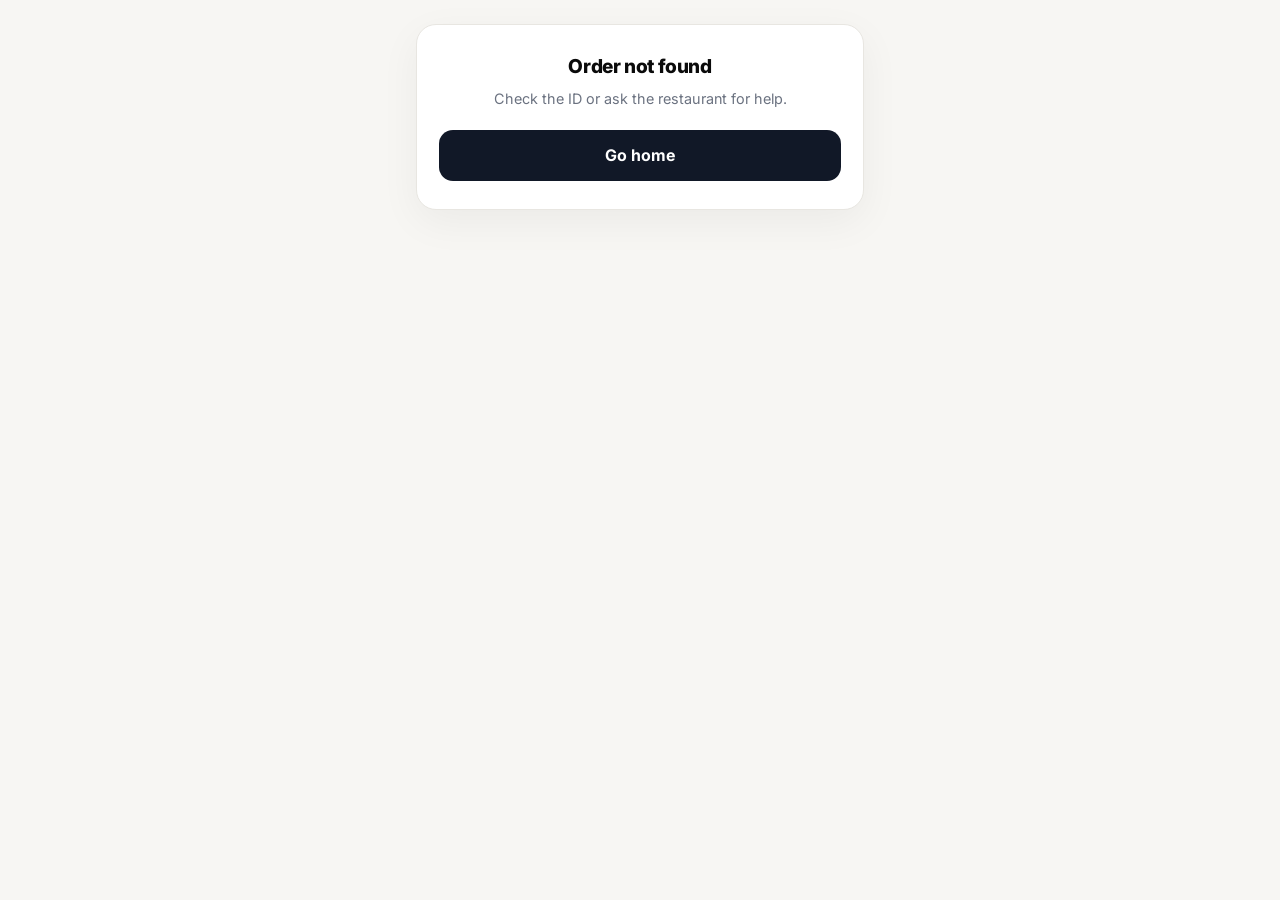
<file: order-status.html>
<!DOCTYPE html>
<html lang="en">
<head>
  <meta charset="UTF-8" />
  <meta name="viewport" content="width=device-width, initial-scale=1.0, viewport-fit=cover" />
  <title>Order status · Leva</title>
  <meta name="theme-color" content="#0a0a0a" />
  <link href="https://fonts.googleapis.com/css2?family=Inter:wght@400;500;600;700;800&display=swap" rel="stylesheet" />
  <link rel="stylesheet" href="/css/storefront.css" />
  <style>
    .st-wrap { max-width: 480px; margin: 0 auto; padding: 24px 16px 48px; }
    .st-card {
      background: #fff;
      border: 1px solid var(--sf-border, #e8e6e1);
      border-radius: 20px;
      padding: 28px 22px;
      box-shadow: 0 12px 40px rgba(0,0,0,0.05);
    }
    .st-icon {
      width: 56px; height: 56px; border-radius: 50%;
      background: #d1fae5; color: #047857;
      display: flex; align-items: center; justify-content: center;
      font-size: 1.5rem; font-weight: 800; margin: 0 auto 16px;
    }
    .st-card h1 { font-size: 1.35rem; font-weight: 800; text-align: center; letter-spacing: -0.02em; }
    .st-sub { text-align: center; color: var(--sf-muted, #6b7280); font-size: 0.9rem; margin: 8px 0 20px; }
    .st-id-box {
      background: #f3f4f6; border-radius: 14px; padding: 14px 16px;
      display: flex; align-items: center; justify-content: space-between; gap: 12px;
      margin-bottom: 20px;
    }
    .st-id-box code { font-family: ui-monospace, monospace; font-weight: 800; font-size: 1.05rem; letter-spacing: 0.02em; }
    .st-copy {
      border: none; background: #0a0a0a; color: #fff; border-radius: 10px;
      padding: 8px 14px; font-weight: 600; font-size: 0.8rem; cursor: pointer;
    }
    .st-steps { display: flex; flex-direction: column; gap: 0; margin: 8px 0 20px; }
    .st-step {
      display: flex; gap: 12px; align-items: flex-start; padding: 12px 0;
      border-bottom: 1px solid #f0f0f0; opacity: 0.45;
    }
    .st-step:last-child { border-bottom: none; }
    .st-step.on { opacity: 1; }
    .st-step .dot {
      width: 12px; height: 12px; border-radius: 50%; background: #d1d5db;
      margin-top: 4px; flex-shrink: 0;
    }
    .st-step.on .dot { background: var(--sf-brand, #111827); box-shadow: 0 0 0 4px rgba(17,24,39,0.12); }
    .st-step strong { display: block; font-size: 0.92rem; }
    .st-step span { font-size: 0.78rem; color: var(--sf-muted, #6b7280); }
    .st-meta { font-size: 0.88rem; color: #374151; line-height: 1.55; margin-bottom: 16px; }
    .st-meta strong { color: #0a0a0a; }
    .st-actions { display: flex; flex-direction: column; gap: 10px; margin-top: 8px; }
    .st-primary {
      display: block; text-align: center; background: var(--sf-brand, #111827); color: #fff !important;
      border-radius: 14px; padding: 14px; font-weight: 700; text-decoration: none;
    }
    .st-ghost {
      display: block; text-align: center; border: 1px solid var(--sf-border, #e8e6e1);
      background: #fff; border-radius: 14px; padding: 12px; font-weight: 600; text-decoration: none; color: #0a0a0a;
    }
    .st-loading { text-align: center; color: var(--sf-muted, #6b7280); padding: 40px 0; }
  </style>
</head>
<body class="sf-body" style="padding-bottom:24px">
  <div class="st-wrap">
    <div class="st-card" id="stCard">
      <p class="st-loading" id="stLoading">Loading order…</p>
      <div id="stContent" style="display:none">
        <div class="st-icon">✓</div>
        <h1 id="stTitle">Order placed</h1>
        <p class="st-sub" id="stSub">Save your order ID. The kitchen has been notified.</p>
        <div class="st-id-box">
          <code id="stOrderId">—</code>
          <button type="button" class="st-copy" id="stCopy">Copy</button>
        </div>
        <div class="st-steps" id="stSteps"></div>
        <div class="st-meta" id="stMeta"></div>
        <div class="st-actions">
          <a class="st-primary" id="stBackMenu" href="/">Back to menu</a>
          <a class="st-ghost" href="/">Leva home</a>
        </div>
      </div>
      <div id="stError" style="display:none;text-align:center">
        <h1 style="font-size:1.2rem;margin-bottom:8px">Order not found</h1>
        <p class="st-sub">Check the ID or ask the restaurant for help.</p>
        <a class="st-primary" href="/">Go home</a>
      </div>
    </div>
  </div>
  <script>
  (function () {
    const params = new URLSearchParams(location.search);
    const id = (params.get("id") || "").trim();
    const slug = (params.get("slug") || "").trim();
    const STEPS = ["Pending", "Confirmed", "Preparing", "Ready", "Completed"];
    function money(n) { return "₦" + Number(n || 0).toLocaleString(); }
    function stepIndex(status) {
      const s = String(status || "Pending");
      const i = STEPS.indexOf(s);
      return i >= 0 ? i : 0;
    }
    function render(order) {
      document.getElementById("stLoading").style.display = "none";
      document.getElementById("stContent").style.display = "block";
      document.getElementById("stOrderId").textContent = order.id;
      document.getElementById("stTitle").textContent =
        order.status === "Completed" ? "Order completed" :
        order.status === "Ready" ? "Ready for pickup" :
        order.status === "Preparing" ? "Being prepared" :
        order.status === "Confirmed" ? "Order confirmed" : "Order placed";
      const idx = stepIndex(order.status);
      document.getElementById("stSteps").innerHTML = STEPS.map((label, i) =>
        '<div class="st-step' + (i <= idx ? " on" : "") + '"><span class="dot"></span><div><strong>' + label + '</strong>' +
        (i === idx ? '<span>Current</span>' : "") + "</div></div>"
      ).join("");
      const items = (order.items || []).map(i => i.name + " ×" + i.qty).join(", ");
      document.getElementById("stMeta").innerHTML =
        "<strong>" + (order.name || "") + "</strong> · " + (order.phone || "") + "<br/>" +
        (order.fulfillment || "").toUpperCase() + (order.location ? " · " + order.location : "") + "<br/>" +
        items + "<br/><strong>Total " + money(order.total) + "</strong>";
      if (slug) document.getElementById("stBackMenu").href = "/food/" + encodeURIComponent(slug);
    }
    document.getElementById("stCopy").onclick = () => {
      const t = document.getElementById("stOrderId").textContent;
      navigator.clipboard.writeText(t).then(() => {
        const b = document.getElementById("stCopy");
        b.textContent = "Copied";
        setTimeout(() => (b.textContent = "Copy"), 1500);
      });
    };
    if (!id) {
      document.getElementById("stLoading").style.display = "none";
      document.getElementById("stError").style.display = "block";
      return;
    }
    async function load() {
      try {
        const res = await fetch("/api/orders?track=" + encodeURIComponent(id));
        const data = await res.json();
        const orders = data.orders || [];
        const order = orders.find(o => o.id === id) || orders[0];
        if (!order) {
          document.getElementById("stLoading").style.display = "none";
          document.getElementById("stError").style.display = "block";
          return;
        }
        render(order);
      } catch {
        document.getElementById("stLoading").style.display = "none";
        document.getElementById("stError").style.display = "block";
      }
    }
    load();
    setInterval(load, 12000);
  })();
  </script>
</body>
</html>
</file>
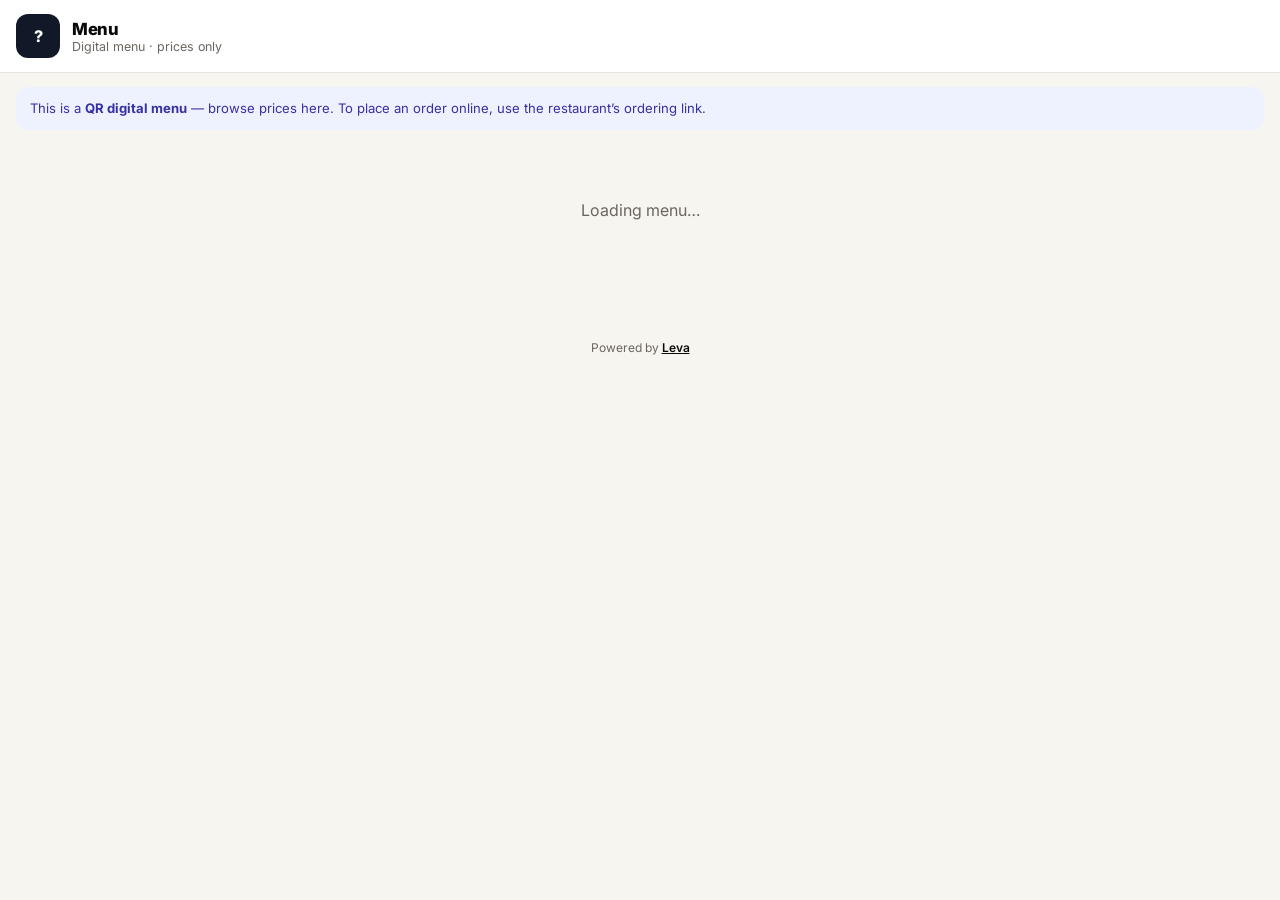
<file: qr-menu.html>
<!DOCTYPE html>
<html lang="en">
<head>
  <meta charset="UTF-8" />
  <meta name="viewport" content="width=device-width, initial-scale=1.0, viewport-fit=cover" />
  <title>Menu · Leva</title>
  <meta name="theme-color" content="#0a0a0a" />
  <link href="https://fonts.googleapis.com/css2?family=Inter:wght@400;500;600;700;800&display=swap" rel="stylesheet" />
  <style>
    :root { --brand: #111827; --bg: #f7f5f0; --ink: #0a0a0a; --muted: #6b6560; --border: #e8e4dc; }
    * { box-sizing: border-box; margin: 0; padding: 0; }
    body {
      font-family: Inter, system-ui, sans-serif;
      background: var(--bg);
      color: var(--ink);
      min-height: 100vh;
      -webkit-font-smoothing: antialiased;
    }
    .qm-top {
      background: #fff; border-bottom: 1px solid var(--border);
      padding: 14px 16px; display: flex; align-items: center; gap: 12px;
      position: sticky; top: 0; z-index: 10;
    }
    .qm-logo {
      width: 44px; height: 44px; border-radius: 12px; background: var(--brand); color: #fff;
      display: flex; align-items: center; justify-content: center; font-weight: 800; overflow: hidden; flex-shrink: 0;
    }
    .qm-logo img { width: 100%; height: 100%; object-fit: cover; }
    .qm-top h1 { font-size: 1.05rem; font-weight: 800; letter-spacing: -.02em; }
    .qm-top p { font-size: .78rem; color: var(--muted); }
    .qm-banner {
      margin: 14px 16px; padding: 12px 14px; background: #eef2ff; border-radius: 12px;
      font-size: .82rem; color: #3730a3; line-height: 1.45;
    }
    .qm-main { max-width: 520px; margin: 0 auto; padding: 8px 16px 48px; }
    .qm-sec { margin-bottom: 22px; }
    .qm-sec h2 {
      font-size: .72rem; text-transform: uppercase; letter-spacing: .06em;
      color: var(--muted); font-weight: 700; margin-bottom: 10px;
    }
    .qm-item {
      display: flex; justify-content: space-between; gap: 12px;
      background: #fff; border: 1px solid var(--border); border-radius: 14px;
      padding: 14px 14px; margin-bottom: 8px;
    }
    .qm-item strong { display: block; font-size: .95rem; }
    .qm-item .price { font-weight: 700; color: var(--brand); white-space: nowrap; }
    .qm-empty { text-align: center; padding: 48px 16px; color: var(--muted); }
    .qm-foot {
      text-align: center; padding: 24px 16px; font-size: .75rem; color: var(--muted);
    }
    .qm-foot a { color: var(--ink); font-weight: 600; }
    .qm-order-cta {
      display: block; margin: 8px 16px 0; text-align: center; background: var(--brand); color: #fff;
      border-radius: 14px; padding: 14px; font-weight: 700; text-decoration: none;
    }
  </style>
</head>
<body>
  <header class="qm-top">
    <div class="qm-logo" id="qmLogo">?</div>
    <div>
      <h1 id="qmName">Menu</h1>
      <p id="qmSub">Digital menu · prices only</p>
    </div>
  </header>
  <p class="qm-banner">This is a <strong>QR digital menu</strong> — browse prices here. To place an order online, use the restaurant’s ordering link.</p>
  <a class="qm-order-cta" id="qmOrderLink" href="#" style="display:none">Order online instead</a>
  <main class="qm-main" id="qmMain">
    <p class="qm-empty">Loading menu…</p>
  </main>
  <footer class="qm-foot">Powered by <a href="/">Leva</a></footer>
  <script src="/js/tenant.js"></script>
  <script src="/js/qr-menu.js"></script>
</body>
</html>
</file>
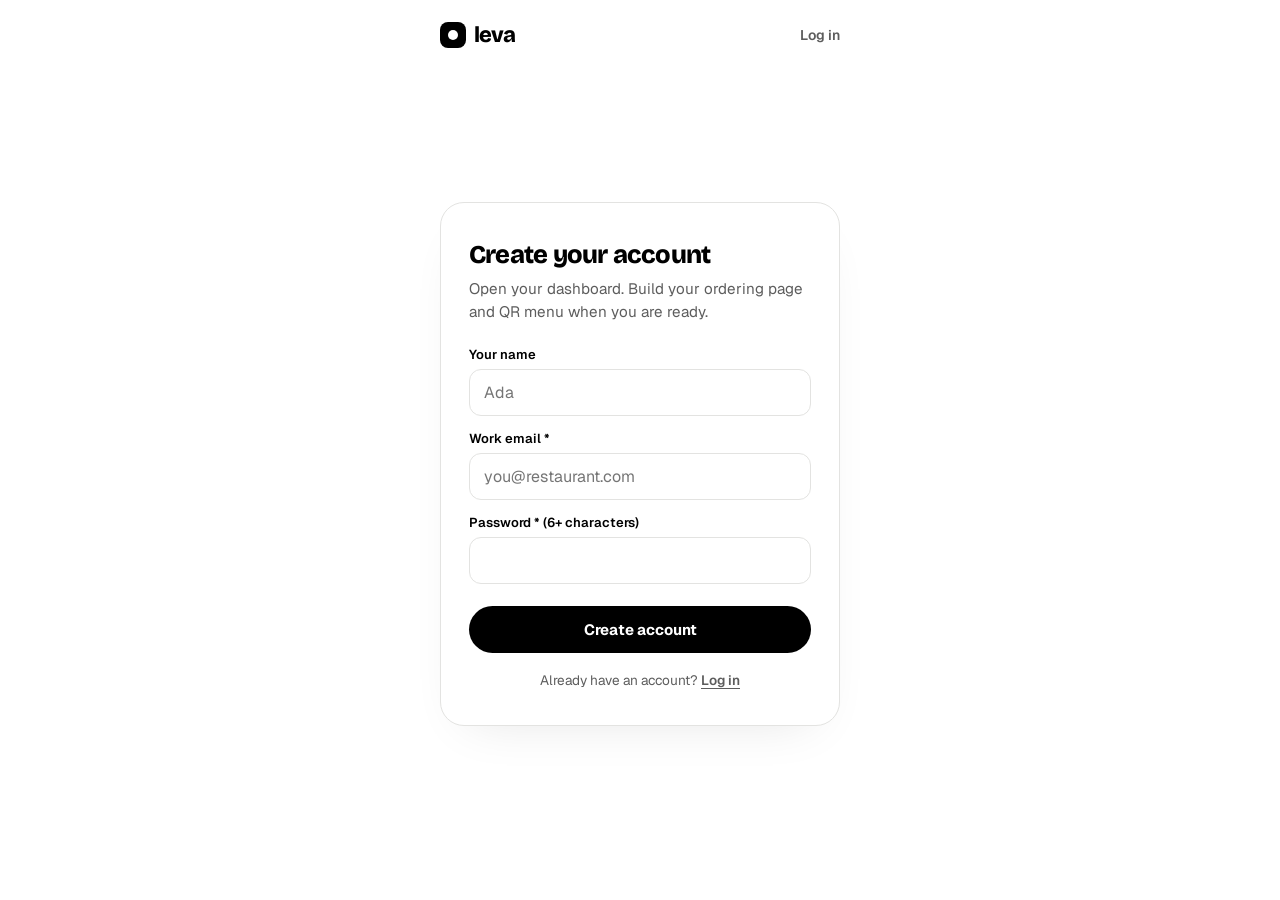
<file: signup.html>
<!DOCTYPE html>
<html lang="en">
<head>
<meta charset="UTF-8" />
<meta name="viewport" content="width=device-width, initial-scale=1.0" />
<title>Sign up · Leva</title>
<meta name="theme-color" content="#ffffff" />
<link href="https://fonts.googleapis.com/css2?family=Bricolage+Grotesque:opsz,wght@12..96,700;12..96,800&family=Geist:wght@400;500;600&display=swap" rel="stylesheet" />
<style>
:root{--bg:#fff;--soft:#f4f4f3;--ink:#000;--mute:#5d5d5d;--line:#e3e3e1;--d:'Bricolage Grotesque',sans-serif;--b:'Geist',system-ui,sans-serif}
*{box-sizing:border-box;margin:0}
body{font-family:var(--b);background:var(--bg);color:var(--ink);min-height:100vh;display:flex;flex-direction:column;-webkit-font-smoothing:antialiased}
a{color:inherit;text-decoration:none}
.top{max-width:440px;margin:0 auto;padding:22px 20px 0;width:100%;display:flex;justify-content:space-between;align-items:center}
.logo{display:flex;align-items:center;gap:8px;font-family:var(--d);font-weight:800;font-size:22px;letter-spacing:-.04em}
.logo i{width:26px;height:26px;border-radius:8px;background:var(--ink);display:grid;place-items:center}
.logo i::after{content:"";width:10px;height:10px;border-radius:50%;background:#fff}
.top a.muted{font-size:14px;font-weight:600;color:var(--mute)}
main{flex:1;display:flex;align-items:center;justify-content:center;padding:28px 16px 48px}
.card{width:100%;max-width:400px;background:#fff;border:1px solid var(--line);border-radius:24px;padding:36px 28px;box-shadow:0 20px 50px -28px rgba(0,0,0,.12)}
h1{font-family:var(--d);font-size:1.6rem;font-weight:800;letter-spacing:-.03em;margin-bottom:8px}
.lead{color:var(--mute);font-size:.95rem;margin-bottom:22px;line-height:1.5}
label{display:block;font-size:13px;font-weight:600;margin-bottom:6px}
.field{margin-bottom:14px}
input{width:100%;border:1px solid var(--line);border-radius:12px;padding:12px 14px;font-size:1rem;font-family:inherit}
input:focus{outline:2px solid rgba(0,0,0,.12);border-color:#111}
.btn{width:100%;margin-top:8px;background:var(--ink);color:#fff;border:none;border-radius:999px;padding:14px;font-weight:700;cursor:pointer;font-family:inherit;font-size:15px}
.btn:disabled{opacity:.6}
.error{color:#b91c1c;font-size:.88rem;margin-top:12px;text-align:center;display:none}
.hint{margin-top:18px;font-size:.85rem;color:var(--mute);text-align:center}
.hint a{font-weight:600;text-decoration:underline;text-underline-offset:3px}
</style>
</head>
<body>
<div class="top">
<a class="logo" href="/"><i></i>leva</a>
<a class="muted" href="/login">Log in</a>
</div>
<main>
<div class="card">
<h1>Create your account</h1>
<p class="lead">Open your dashboard. Build your ordering page and QR menu when you are ready.</p>
<form id="signupForm">
<div class="field"><label for="name">Your name</label><input id="name" type="text" autocomplete="name" placeholder="Ada" /></div>
<div class="field"><label for="email">Work email *</label><input id="email" type="email" required autocomplete="email" placeholder="you@restaurant.com" /></div>
<div class="field"><label for="password">Password * (6+ characters)</label><input id="password" type="password" required minlength="6" autocomplete="new-password" /></div>
<button type="submit" class="btn" id="btn">Create account</button>
<p class="error" id="err"></p>
</form>
<p class="hint">Already have an account? <a href="/login">Log in</a></p>
</div>
</main>
<script>
document.getElementById("signupForm").onsubmit=async function(e){
e.preventDefault();var err=document.getElementById("err");var btn=document.getElementById("btn");
err.style.display="none";btn.disabled=true;btn.textContent="Creating…";
try{
var res=await fetch("/api/signup",{method:"POST",headers:{"Content-Type":"application/json"},body:JSON.stringify({name:document.getElementById("name").value.trim(),email:document.getElementById("email").value.trim(),password:document.getElementById("password").value})});
var data=await res.json();if(!res.ok)throw new Error(data.error||"Signup failed");
sessionStorage.setItem("leva_owner_token",data.token);
sessionStorage.setItem("leva_owner_email",data.account.email);
sessionStorage.setItem("leva_owner_name",data.account.name||"");
sessionStorage.setItem("leva_owner_id",data.account.id||"");
location.href="/dashboard";
}catch(ex){err.textContent=ex.message||"Could not sign up";err.style.display="block";btn.disabled=false;btn.textContent="Create account"}
};
</script>
</body>
</html>
</file>
<file: css/kds.css>
* { box-sizing: border-box; margin: 0; padding: 0; }
body {
  font-family: Inter, system-ui, sans-serif;
  background: #0f172a;
  color: #f8fafc;
  min-height: 100vh;
}
.kds-login {
  min-height: 100vh;
  display: flex;
  align-items: center;
  justify-content: center;
}
.kds-login .card {
  background: #1e293b;
  padding: 32px;
  border-radius: 16px;
  width: min(360px, 92vw);
  text-align: center;
}
.kds-login input {
  width: 100%;
  padding: 12px;
  margin: 12px 0;
  border-radius: 10px;
  border: none;
  font-size: 1rem;
}
.kds-login button {
  width: 100%;
  padding: 12px;
  border: none;
  border-radius: 10px;
  background: #7c3aed;
  color: white;
  font-weight: 700;
  cursor: pointer;
}
.kds-login a { color: #a78bfa; display: inline-block; margin-top: 14px; }
.err { color: #f87171; margin-top: 10px; }

.kds { display: flex; flex-direction: column; min-height: 100vh; }
.kds-header {
  display: flex;
  justify-content: space-between;
  align-items: center;
  padding: 12px 16px;
  background: #1e293b;
  border-bottom: 1px solid #334155;
}
.kds-header .right { display: flex; gap: 14px; align-items: center; }
.kds-header a, .kds-header button {
  color: #e2e8f0;
  background: none;
  border: none;
  cursor: pointer;
  font-weight: 600;
  text-decoration: none;
}
.columns {
  flex: 1;
  display: grid;
  grid-template-columns: repeat(3, 1fr);
  gap: 12px;
  padding: 12px;
}
.col {
  background: #1e293b;
  border-radius: 12px;
  padding: 10px;
  min-height: 70vh;
  overflow-y: auto;
}
.col h2 {
  font-size: 1rem;
  margin-bottom: 10px;
  display: flex;
  justify-content: space-between;
}
.kds-card {
  background: #0f172a;
  border-radius: 12px;
  padding: 12px;
  margin-bottom: 10px;
  border-left: 4px solid #7c3aed;
}
.kds-card.status-Pending { border-left-color: #f59e0b; }
.kds-card.status-Confirmed { border-left-color: #3b82f6; }
.kds-card.status-Preparing { border-left-color: #8b5cf6; }
.kds-card.status-Ready { border-left-color: #22c55e; }
.kds-id { font-weight: 800; font-size: 1.15rem; }
.kds-meta, .kds-name { font-size: 0.85rem; color: #94a3b8; margin-top: 2px; }
.kds-items { margin: 8px 0; font-size: 0.95rem; line-height: 1.4; }
.kds-total { font-weight: 700; margin-bottom: 8px; }
.kds-next {
  width: 100%;
  border: none;
  background: #7c3aed;
  color: white;
  font-weight: 700;
  padding: 10px;
  border-radius: 8px;
  cursor: pointer;
  font-size: 0.95rem;
}
@media (max-width: 900px) {
  .columns { grid-template-columns: 1fr; }
}
</file>
<file: css/storefront.css>
:root{--sf-brand:#111827;--sf-brand-soft:#f3f4f6;--sf-ink:#0a0a0a;--sf-muted:#6b7280;--sf-border:#e8e6e1;--sf-bg:#f7f6f3;--sf-radius:14px;--sf-header-h:60px;--sf-safe-bottom:env(safe-area-inset-bottom,0px)}
*{box-sizing:border-box;margin:0;padding:0}body.sf-body{font-family:Inter,system-ui,sans-serif;background:var(--sf-bg);color:var(--sf-ink);line-height:1.45;padding-bottom:calc(88px + var(--sf-safe-bottom));-webkit-font-smoothing:antialiased}
img{max-width:100%;display:block}button,input,select,textarea{font-family:inherit}a{color:inherit;text-decoration:none}
.sf-header{position:sticky;top:0;z-index:50;background:rgba(255,255,255,.92);backdrop-filter:blur(16px);border-bottom:1px solid var(--sf-border)}
.sf-header-inner{max-width:720px;margin:0 auto;padding:10px 16px;display:flex;align-items:center;gap:12px;min-height:var(--sf-header-h)}
.sf-logo{width:44px;height:44px;object-fit:contain;background:#fff;border:1px solid var(--sf-border);border-radius:12px;padding:3px;flex-shrink:0}
.sf-brand-meta{flex:1;min-width:0}.sf-brand-name{font-weight:750;font-size:1rem;letter-spacing:-.02em;white-space:nowrap;overflow:hidden;text-overflow:ellipsis}
.sf-brand-sub{font-size:.72rem;color:var(--sf-muted);display:flex;align-items:center;gap:6px}
.sf-open-dot{width:7px;height:7px;border-radius:50%;background:#22c55e;display:inline-block}
.sf-header-actions{display:flex;gap:8px}.sf-icon-btn{width:42px;height:42px;border:1px solid var(--sf-border);border-radius:12px;background:#fff;display:flex;align-items:center;justify-content:center;cursor:pointer;position:relative;font-size:1.1rem}
.sf-cart-badge{position:absolute;top:-4px;right:-4px;min-width:18px;height:18px;padding:0 5px;border-radius:999px;background:var(--sf-brand);color:#fff;font-size:.65rem;font-weight:700;display:flex;align-items:center;justify-content:center}
.sf-hero{max-width:720px;margin:0 auto;padding:20px 16px 8px}
.sf-hero h1{font-size:clamp(1.35rem,4vw,1.65rem);font-weight:800;letter-spacing:-.03em;line-height:1.2;margin-bottom:6px}.sf-hero p{color:var(--sf-muted);font-size:.9rem}
.sf-meta{font-size:.82rem;color:var(--sf-muted);margin-top:4px}
.sf-fulfill{max-width:720px;margin:0 auto;padding:12px 16px 4px;display:flex;gap:8px}
.sf-fulfill button{flex:1;border:1.5px solid var(--sf-border);background:#fff;border-radius:12px;padding:12px 10px;cursor:pointer;text-align:left}
.sf-fulfill button strong{display:block;font-size:.88rem}.sf-fulfill button span{font-size:.72rem;color:var(--sf-muted)}
.sf-fulfill button.active{border-color:var(--sf-brand);background:#f9fafb}.sf-fulfill button.active strong{color:var(--sf-brand)}
.sf-cats{position:sticky;top:var(--sf-header-h);z-index:40;background:rgba(247,246,243,.95);backdrop-filter:blur(12px);border-bottom:1px solid var(--sf-border);max-width:720px;margin:0 auto;padding:10px 12px;display:flex;gap:8px;overflow-x:auto;-webkit-overflow-scrolling:touch}
.sf-cat{flex-shrink:0;border:1px solid var(--sf-border);background:#fff;border-radius:999px;padding:8px 14px;font-size:.82rem;font-weight:600;cursor:pointer;white-space:nowrap;transition:background .15s,color .15s,border-color .15s}
.sf-cat.active{background:var(--sf-brand);border-color:var(--sf-brand);color:#fff}
.sf-main{max-width:720px;margin:0 auto;padding:8px 16px 24px}.sf-section{margin-top:22px;scroll-margin-top:120px}.sf-section-title{font-size:1.05rem;font-weight:800;margin-bottom:12px;letter-spacing:-.02em}
.sf-item{display:flex;gap:12px;background:#fff;border:1px solid var(--sf-border);border-radius:16px;padding:12px;margin-bottom:10px;cursor:pointer;text-align:left;width:100%;transition:box-shadow .2s,transform .15s,border-color .2s}
.sf-item:hover{box-shadow:0 8px 24px rgba(0,0,0,.06);border-color:#d4d0c8;transform:translateY(-1px)}
.sf-item-body{flex:1;min-width:0}.sf-item-name{font-weight:700;font-size:.95rem}.sf-item-price{font-weight:700;color:var(--sf-brand);margin-top:8px}
.sf-item-media{width:92px;height:92px;border-radius:14px;overflow:hidden;background:var(--sf-brand-soft);position:relative;flex-shrink:0}
.sf-item-media img{width:100%;height:100%;object-fit:cover}
.sf-item-ph{width:100%;height:100%;display:flex;align-items:center;justify-content:center;font-weight:800;font-size:1.4rem;color:var(--sf-brand);background:linear-gradient(145deg,#eef0f3,#e4e6ea)}
.sf-item-plus{position:absolute;bottom:6px;right:6px;width:28px;height:28px;border-radius:50%;background:#fff;color:var(--sf-brand);font-weight:700;display:flex;align-items:center;justify-content:center;box-shadow:0 2px 8px rgba(0,0,0,.12)}
.sf-empty{text-align:center;padding:40px 24px;color:var(--sf-muted);background:#fff;border:1px solid var(--sf-border);border-radius:18px}
.sf-empty-icon{font-size:2rem;margin-bottom:10px}
.sf-empty h3{color:var(--sf-ink);font-size:1.15rem;font-weight:800;margin-bottom:8px}
.sf-empty p{font-size:.9rem;line-height:1.5;max-width:320px;margin:0 auto 18px}
.sf-empty-primary{display:inline-block;margin:4px 6px;padding:12px 20px;border-radius:999px;background:var(--sf-brand);color:#fff!important;font-weight:700;font-size:.9rem}
.sf-empty-ghost{display:inline-block;margin:8px 6px 0;font-size:.88rem;font-weight:600;color:var(--sf-brand)}
.sf-cartbar{position:fixed;left:0;right:0;bottom:0;z-index:60;padding:12px 16px calc(12px + var(--sf-safe-bottom));opacity:0;pointer-events:none;transform:translateY(12px);transition:.2s}
.sf-cartbar.show{opacity:1;transform:none;pointer-events:auto}
.sf-cartbar-btn{max-width:720px;margin:0 auto;width:100%;display:flex;justify-content:space-between;background:var(--sf-brand);color:#fff;border:none;border-radius:16px;padding:14px 18px;font-weight:700;cursor:pointer}
.sf-backdrop{position:fixed;inset:0;background:rgba(0,0,0,.4);z-index:70;opacity:0;pointer-events:none;transition:opacity .2s}.sf-backdrop.show{opacity:1;pointer-events:auto}
.sf-sheet{position:fixed;left:0;right:0;bottom:0;z-index:80;max-height:92vh;background:#fff;border-radius:20px 20px 0 0;transform:translateY(100%);transition:.28s;max-width:560px;margin:0 auto;display:flex;flex-direction:column}
.sf-sheet.open{transform:translateY(0)}.sf-sheet-handle{width:40px;height:4px;background:#e5e7eb;border-radius:4px;margin:10px auto 0}
.sf-sheet-body{overflow-y:auto;padding:12px 18px 24px}.sf-sheet-head{display:flex;justify-content:space-between;gap:12px;margin-bottom:12px}.sf-sheet-head h2{font-size:1.15rem;font-weight:800}
.sf-sheet-close{border:none;background:#f3f4f6;width:36px;height:36px;border-radius:50%;font-size:1.2rem;cursor:pointer}
.sf-sheet-img{width:100%;aspect-ratio:16/10;object-fit:cover;border-radius:14px;margin-bottom:14px}
.sf-sheet-ph{width:100%;aspect-ratio:16/10;border-radius:14px;margin-bottom:14px;display:flex;align-items:center;justify-content:center;font-size:2.5rem;font-weight:800;color:var(--sf-brand);background:linear-gradient(145deg,#eef0f3,#e4e6ea)}
.sf-qty-row{display:flex;align-items:center;justify-content:center;gap:18px;margin:18px 0}
.sf-qty-row button{width:40px;height:40px;border-radius:50%;border:1px solid var(--sf-border);background:#fff;font-size:1.2rem;cursor:pointer}
.sf-sheet-cta{width:100%;border:none;border-radius:14px;padding:14px;background:var(--sf-brand);color:#fff;font-weight:700;cursor:pointer}
.sf-cart-line{display:flex;gap:10px;padding:12px 0;border-bottom:1px solid var(--sf-border)}.sf-cart-line .line-total{margin-left:auto;font-weight:700}
.sf-cart-actions{display:flex;align-items:center;gap:8px;margin-top:6px}
.sf-cart-actions button{border:1px solid var(--sf-border);background:#fff;border-radius:8px;width:28px;height:28px;cursor:pointer;font-weight:700;font-size:.85rem}
.sf-cart-rm{width:auto!important;padding:0 8px;font-size:.72rem!important;color:#991b1b;border-color:#fecaca!important;background:#fef2f2!important}
.sf-cart-empty{color:var(--sf-muted);text-align:center;padding:12px 0}
.sf-checkout{display:none;max-width:520px;margin:0 auto;padding:16px}
.sf-field{margin-bottom:14px}.sf-field label{display:block;font-size:.82rem;font-weight:600;margin-bottom:6px}
.sf-field input,.sf-field select,.sf-field textarea{width:100%;border:1px solid var(--sf-border);border-radius:12px;padding:12px 14px;font-size:1rem}
.sf-pay-opt{display:flex;gap:10px;border:1px solid var(--sf-border);border-radius:12px;padding:12px;margin-bottom:8px;cursor:pointer}
.sf-summary{background:#fff;border:1px solid var(--sf-border);border-radius:14px;padding:14px;margin:16px 0}
.sf-summary-row{display:flex;justify-content:space-between;margin-bottom:6px}.sf-summary-row.total{font-weight:800;padding-top:8px;border-top:1px solid var(--sf-border)}
.sf-primary-btn{width:100%;border:none;border-radius:14px;padding:15px;background:var(--sf-brand);color:#fff;font-weight:700;cursor:pointer}
.sf-ghost-btn{width:100%;border:1px solid var(--sf-border);border-radius:14px;padding:12px;background:#fff;font-weight:600;margin-bottom:10px;cursor:pointer}
.sf-success{display:none;max-width:480px;margin:40px auto;padding:24px;text-align:center}
.sf-success-icon{width:56px;height:56px;border-radius:50%;background:#d1fae5;color:#047857;font-size:1.5rem;font-weight:800;display:flex;align-items:center;justify-content:center;margin:0 auto 14px}
.sf-order-id{font-family:monospace;font-size:1.25rem;font-weight:800;margin:12px 0}
.sf-footer{max-width:720px;margin:32px auto 0;padding:24px 16px 100px;border-top:1px solid var(--sf-border);color:var(--sf-muted);font-size:.85rem}
.sf-menu-panel{position:fixed;top:0;right:0;width:min(300px,88vw);height:100%;background:#fff;z-index:90;transform:translateX(100%);transition:.25s;padding:20px 16px;box-shadow:-8px 0 30px rgba(0,0,0,.08)}
.sf-menu-panel.open{transform:translateX(0)}.sf-menu-panel a,.sf-menu-panel button{display:block;width:100%;text-align:left;border:none;background:none;padding:14px 4px;font-weight:600;border-bottom:1px solid var(--sf-border);cursor:pointer}
</file>
